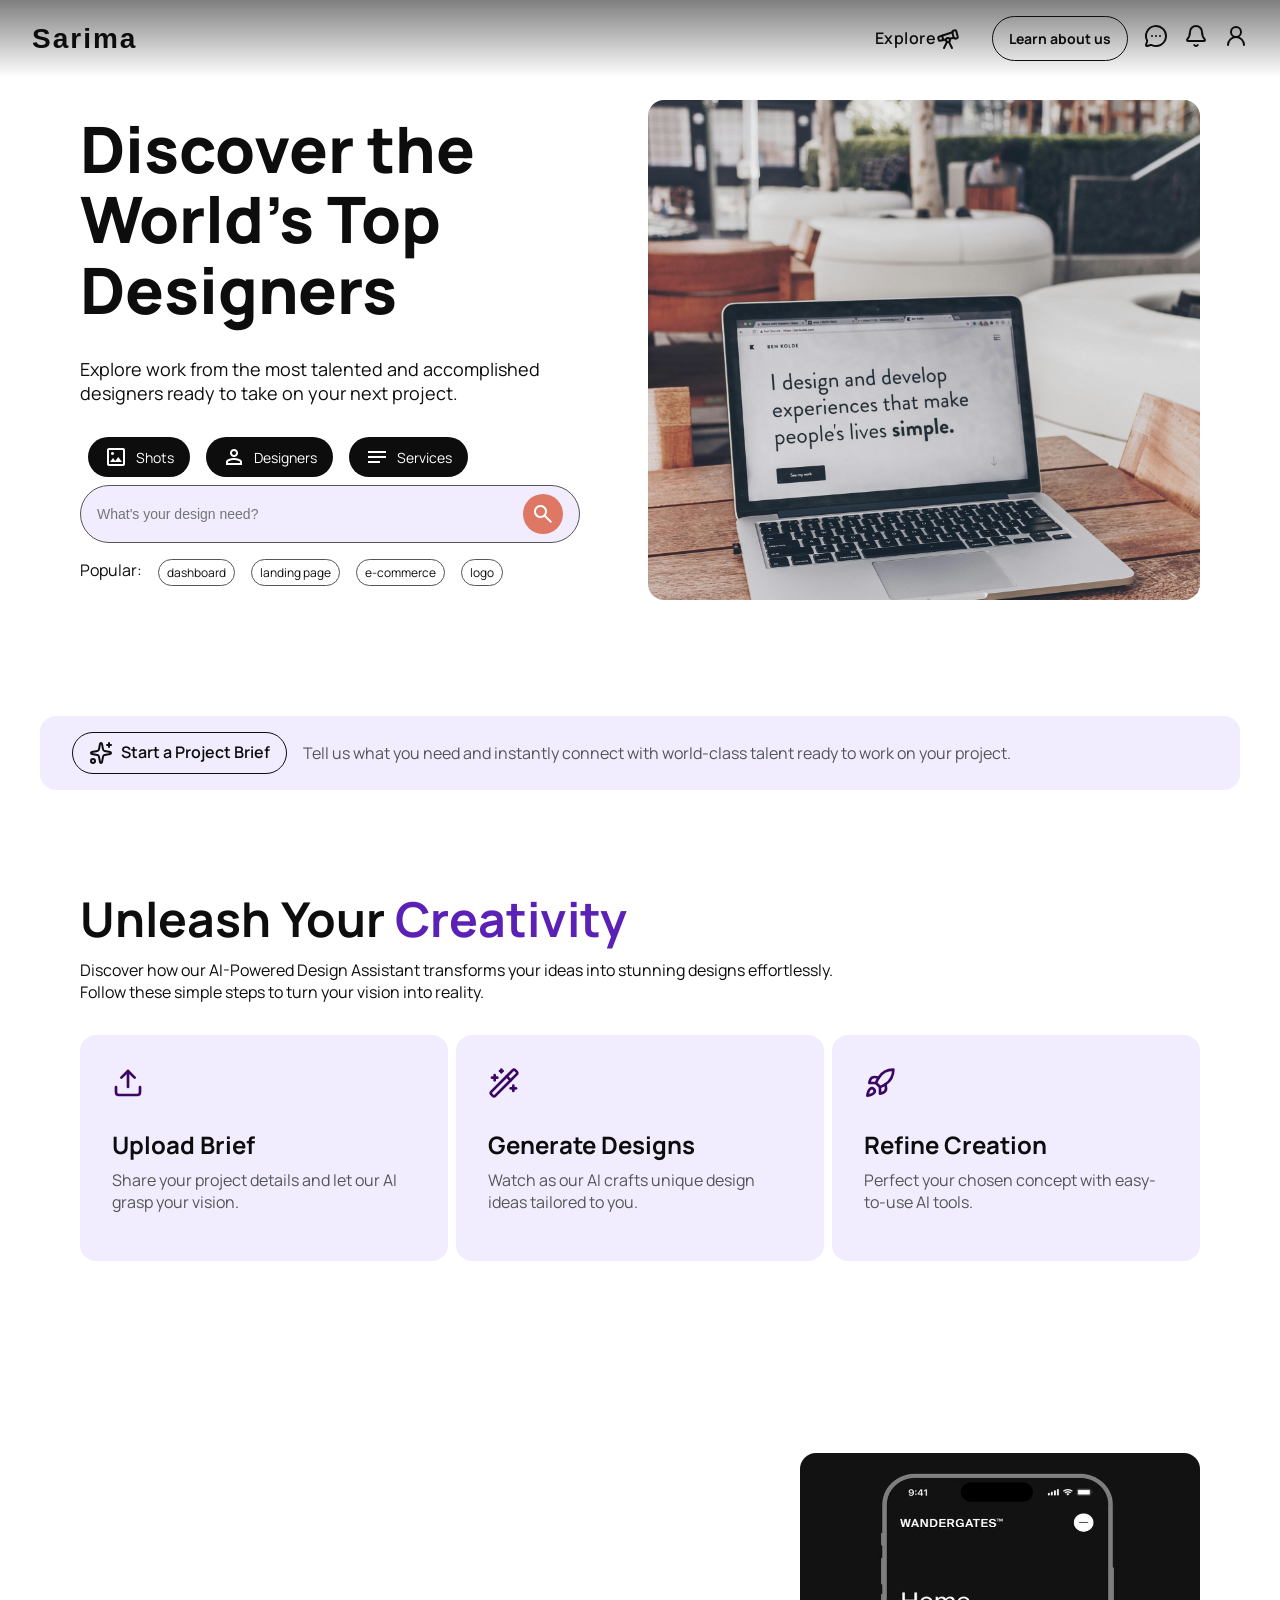
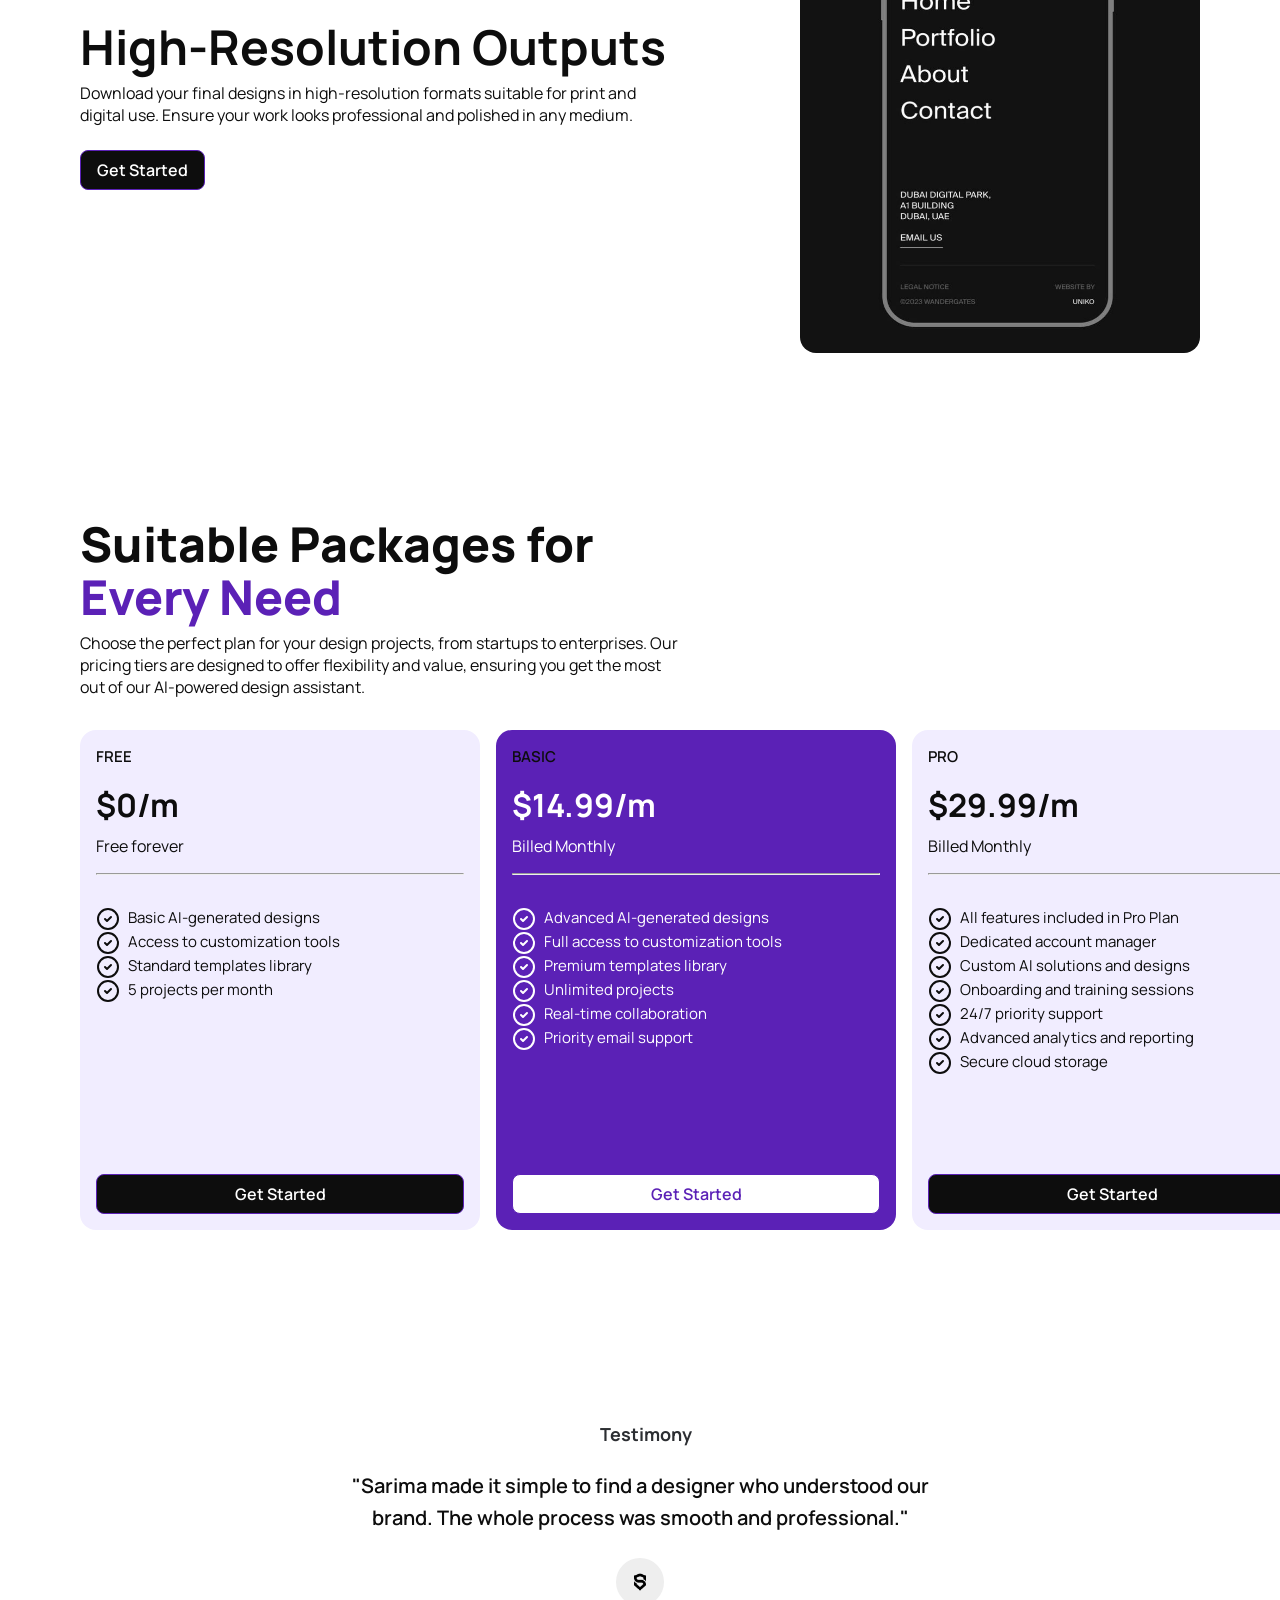
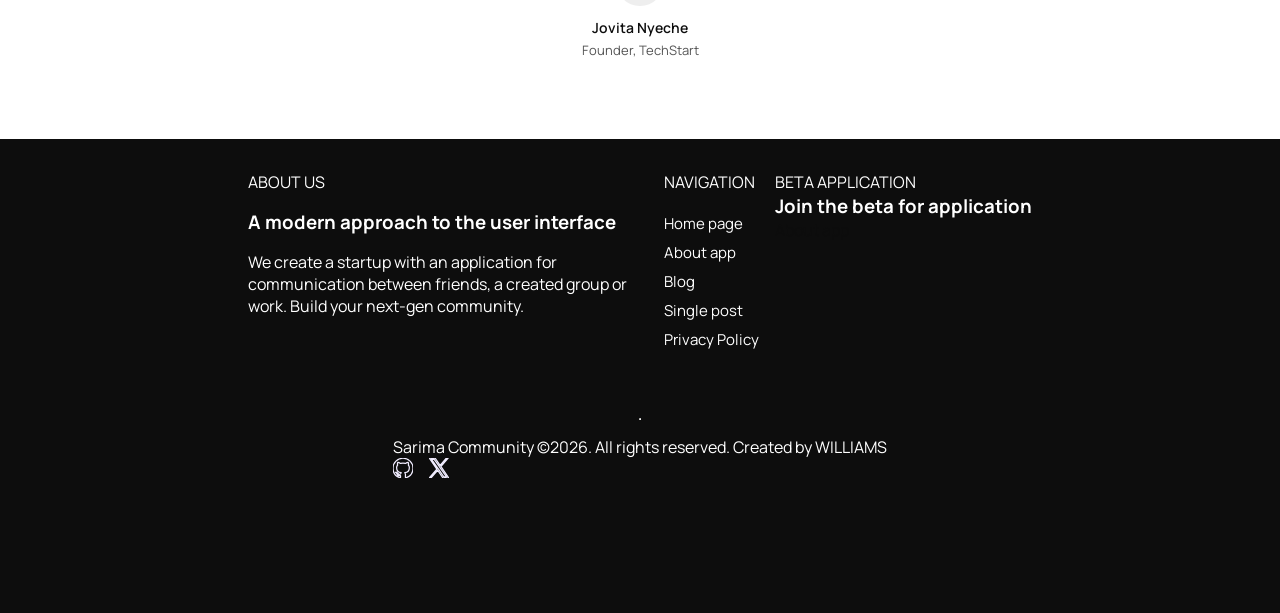
<file: index.html>
<!DOCTYPE html>
<html lang="en">
<head>
  <meta charset="UTF-8">
  <meta name="viewport" content="width=device-width, initial-scale=1.0">
  <link rel="stylesheet" href="styles.css">
  <link href="https://fonts.googleapis.com/css2?family=Manrope:wght@400;500;600;700;800&display=swap" rel="stylesheet">
  <link rel="stylesheet" href="https://fonts.googleapis.com/css2?family=Material+Symbols+Outlined:opsz,wght,FILL,GRAD@20..48,100..700,0..1,-50..200&" />
  <title>Sarima</title>
</head>
<body>

  <div class="navbar">
    <a class="logo" href="#">Sarima</a>
  <div class="nav-center">
    <div class="nav-left">
      <a href="explore.html">Explore<svg xmlns="http://www.w3.org/2000/svg" width="24" height="24" viewBox="0 0 24 24" fill="none" stroke="currentColor" stroke-width="2" stroke-linecap="round" stroke-linejoin="round" class="lucide lucide-telescope-icon lucide-telescope"><path d="m10.065 12.493-6.18 1.318a.934.934 0 0 1-1.108-.702l-.537-2.15a1.07 1.07 0 0 1 .691-1.265l13.504-4.44"/><path d="m13.56 11.747 4.332-.924"/><path d="m16 21-3.105-6.21"/><path d="M16.485 5.94a2 2 0 0 1 1.455-2.425l1.09-.272a1 1 0 0 1 1.212.727l1.515 6.06a1 1 0 0 1-.727 1.213l-1.09.272a2 2 0 0 1-2.425-1.455z"/><path d="m6.158 8.633 1.114 4.456"/><path d="m8 21 3.105-6.21"/><circle cx="12" cy="13" r="2"/></svg></a>
    </div>
    <div class="nav-right">
      <a href="about.html" class="startpro">Learn about us</a>
      <a href="#"><svg xmlns="http://www.w3.org/2000/svg" width="24" height="24" viewBox="0 0 24 24" fill="none" stroke="currentColor" stroke-width="2" stroke-linecap="round" stroke-linejoin="round" class="lucide lucide-message-circle-more-icon lucide-message-circle-more"><path d="M2.992 16.342a2 2 0 0 1 .094 1.167l-1.065 3.29a1 1 0 0 0 1.236 1.168l3.413-.998a2 2 0 0 1 1.099.092 10 10 0 1 0-4.777-4.719"/><path d="M8 12h.01"/><path d="M12 12h.01"/><path d="M16 12h.01"/></svg></a>
      <a href="#"><svg xmlns="http://www.w3.org/2000/svg" width="24" height="24" viewBox="0 0 24 24" fill="none" stroke="currentColor" stroke-width="2" stroke-linecap="round" stroke-linejoin="round" class="lucide lucide-bell-icon lucide-bell"><path d="M10.268 21a2 2 0 0 0 3.464 0"/><path d="M3.262 15.326A1 1 0 0 0 4 17h16a1 1 0 0 0 .74-1.673C19.41 13.956 18 12.499 18 8A6 6 0 0 0 6 8c0 4.499-1.411 5.956-2.738 7.326"/></svg></a>
      <a href="#"><svg xmlns="http://www.w3.org/2000/svg" width="24" height="24" viewBox="0 0 24 24" fill="none" stroke="currentColor" stroke-width="2" stroke-linecap="round" stroke-linejoin="round" class="lucide lucide-user-round-icon lucide-user-round"><circle cx="12" cy="8" r="5"/><path d="M20 21a8 8 0 0 0-16 0"/></svg></a>
      </div>
      </div>
      <button class="hamburger" aria-label="Menu">
    <span></span>
    <span></span>
  </button>
    </div>

  <div class="hero">
    <div class="hero-left">
      <h1>Discover the World's Top Designers</h1>
      <p>Explore work from the most talented and accomplished designers ready to take on your next project.</p>
      <div class="hbottom">
      <div class="tabs">
        <div class="bttt"><span class="material-symbols-outlined">
          imagesmode
        </span><a href="#">Shots</a></div>
        <div class="bttt"><span class="material-symbols-outlined">
          person
        </span><a href="#">Designers</a></div>
        <div class="bttt"><span class="material-symbols-outlined">
          notes
        </span><a href="#">Services</a></div>
      </div>

      <div class="search-bar">
        <input type="text" placeholder="What's your design need?">
        <span class="material-symbols-outlined">
         search
         </span>
      </div>

      <div class="popular">
        <span>Popular:</span>
        <a href="#">dashboard</a>
        <a href="#">landing page</a>
        <a href="#">e-commerce</a>
        <a href="#">logo</a>
      </div>
      </div>
    </div>

    <div class="phone-mockup">
    </div>

  </div>

  <div class="footer-banner">
    <a href="#"><svg xmlns="http://www.w3.org/2000/svg" width="24" height="24" viewBox="0 0 24 24" fill="none" stroke="currentColor" stroke-width="2" stroke-linecap="round" stroke-linejoin="round" class="lucide lucide-sparkles-icon lucide-sparkles"><path d="M11.017 2.814a1 1 0 0 1 1.966 0l1.051 5.558a2 2 0 0 0 1.594 1.594l5.558 1.051a1 1 0 0 1 0 1.966l-5.558 1.051a2 2 0 0 0-1.594 1.594l-1.051 5.558a1 1 0 0 1-1.966 0l-1.051-5.558a2 2 0 0 0-1.594-1.594l-5.558-1.051a1 1 0 0 1 0-1.966l5.558-1.051a2 2 0 0 0 1.594-1.594z"/><path d="M20 2v4"/><path d="M22 4h-4"/><circle cx="4" cy="20" r="2"/></svg>Start a Project Brief</a>
    <span>Tell us what you need and instantly connect with world-class talent ready to work on your project.</span>
  </div>
  <section>
  <div class="steps-header">
    <h2>Unleash Your <span>Creativity</span></h2>
    <p>Discover how our AI-Powered Design Assistant transforms your ideas into stunning designs effortlessly. Follow these simple steps to turn your vision into reality.</p>
  </div>

  <div class="steps">

    <div class="step">
      <div>
        <svg xmlns="http://www.w3.org/2000/svg" width="24" height="24" viewBox="0 0 24 24" fill="none" stroke="currentColor" stroke-width="2" stroke-linecap="round" stroke-linejoin="round" class="lucide lucide-upload-icon lucide-upload"><path d="M12 3v12"/><path d="m17 8-5-5-5 5"/><path d="M21 15v4a2 2 0 0 1-2 2H5a2 2 0 0 1-2-2v-4"/></svg>
      </div>
      <h3>Upload Brief</h3>
      <p>Share your project details and let our AI grasp your vision.</p>
    </div>

    <div class="step">
      <div>
        <svg xmlns="http://www.w3.org/2000/svg" width="24" height="24" viewBox="0 0 24 24" fill="none" stroke="currentColor" stroke-width="2" stroke-linecap="round" stroke-linejoin="round" class="lucide lucide-wand-sparkles-icon lucide-wand-sparkles"><path d="m21.64 3.64-1.28-1.28a1.21 1.21 0 0 0-1.72 0L2.36 18.64a1.21 1.21 0 0 0 0 1.72l1.28 1.28a1.2 1.2 0 0 0 1.72 0L21.64 5.36a1.2 1.2 0 0 0 0-1.72"/><path d="m14 7 3 3"/><path d="M5 6v4"/><path d="M19 14v4"/><path d="M10 2v2"/><path d="M7 8H3"/><path d="M21 16h-4"/><path d="M11 3H9"/></svg>
      </div>
      <h3>Generate Designs</h3>
      <p>Watch as our AI crafts unique design ideas tailored to you.</p>
    </div>

    <div class="step">
      <div>
        <svg xmlns="http://www.w3.org/2000/svg" width="24" height="24" viewBox="0 0 24 24" fill="none" stroke="currentColor" stroke-width="2" stroke-linecap="round" stroke-linejoin="round" class="lucide lucide-rocket-icon lucide-rocket"><path d="M12 15v5s3.03-.55 4-2c1.08-1.62 0-5 0-5"/><path d="M4.5 16.5c-1.5 1.26-2 5-2 5s3.74-.5 5-2c.71-.84.7-2.13-.09-2.91a2.18 2.18 0 0 0-2.91-.09"/><path d="M9 12a22 22 0 0 1 2-3.95A12.88 12.88 0 0 1 22 2c0 2.72-.78 7.5-6 11a22.4 22.4 0 0 1-4 2z"/><path d="M9 12H4s.55-3.03 2-4c1.62-1.08 5 .05 5 .05"/></svg>
      </div>
      <h3>Refine Creation</h3>
      <p>Perfect your chosen concept with easy-to-use AI tools.</p>
    </div>

  </div>
</section>
<section class="features">

  <div class="features-text">
    <h2>High-Resolution Outputs</h2>
    <p>Download your final designs in high-resolution formats suitable for print and digital use. Ensure your work looks professional and polished in any medium.</p>
    <a href="#">Get Started</a>
  </div>

  <div class="features-image">
    <img src="images/download (2).jfif" alt="High resolution output dashboard">
  </div>

</section>
<section>
  <div class="pricing-header">
    <h2>Suitable Packages for <span>Every Need</span></h2>
    <p>Choose the perfect plan for your design projects, from startups to enterprises. Our pricing tiers are designed to offer flexibility and value, ensuring you get the most out of our AI-powered design assistant.</p>
  </div>

  <div class="pricing-cards">

    <div class="card">
      <p class="plan">FREE</p>
      <h3>$0/m</h3>
      <p>Free forever</p>
      <hr>
      <ul>
        <li><svg xmlns="http://www.w3.org/2000/svg" width="24" height="24" viewBox="0 0 24 24" fill="none" stroke="currentColor" stroke-width="2" stroke-linecap="round" stroke-linejoin="round" class="lucide lucide-circle-check-icon lucide-circle-check"><circle cx="12" cy="12" r="10"/><path d="m9 12 2 2 4-4"/></svg>Basic AI-generated designs</li>
        <li><svg xmlns="http://www.w3.org/2000/svg" width="24" height="24" viewBox="0 0 24 24" fill="none" stroke="currentColor" stroke-width="2" stroke-linecap="round" stroke-linejoin="round" class="lucide lucide-circle-check-icon lucide-circle-check"><circle cx="12" cy="12" r="10"/><path d="m9 12 2 2 4-4"/></svg>Access to customization tools</li>
        <li><svg xmlns="http://www.w3.org/2000/svg" width="24" height="24" viewBox="0 0 24 24" fill="none" stroke="currentColor" stroke-width="2" stroke-linecap="round" stroke-linejoin="round" class="lucide lucide-circle-check-icon lucide-circle-check"><circle cx="12" cy="12" r="10"/><path d="m9 12 2 2 4-4"/></svg>Standard templates library</li>
        <li><svg xmlns="http://www.w3.org/2000/svg" width="24" height="24" viewBox="0 0 24 24" fill="none" stroke="currentColor" stroke-width="2" stroke-linecap="round" stroke-linejoin="round" class="lucide lucide-circle-check-icon lucide-circle-check"><circle cx="12" cy="12" r="10"/><path d="m9 12 2 2 4-4"/></svg>5 projects per month</li>
      </ul>
      <a href="#">Get Started</a>
    </div>

    <div class="card-featured">
      <p class="plan">BASIC</p>
      <h3>$14.99/m</h3>
      <p>Billed Monthly</p>
      <hr>
      <ul>
        <li><svg xmlns="http://www.w3.org/2000/svg" width="24" height="24" viewBox="0 0 24 24" fill="none" stroke="currentColor" stroke-width="2" stroke-linecap="round" stroke-linejoin="round" class="lucide lucide-circle-check-icon lucide-circle-check"><circle cx="12" cy="12" r="10"/><path d="m9 12 2 2 4-4"/></svg>Advanced AI-generated designs</li>
        <li><svg xmlns="http://www.w3.org/2000/svg" width="24" height="24" viewBox="0 0 24 24" fill="none" stroke="currentColor" stroke-width="2" stroke-linecap="round" stroke-linejoin="round" class="lucide lucide-circle-check-icon lucide-circle-check"><circle cx="12" cy="12" r="10"/><path d="m9 12 2 2 4-4"/></svg>Full access to customization tools</li>
        <li><svg xmlns="http://www.w3.org/2000/svg" width="24" height="24" viewBox="0 0 24 24" fill="none" stroke="currentColor" stroke-width="2" stroke-linecap="round" stroke-linejoin="round" class="lucide lucide-circle-check-icon lucide-circle-check"><circle cx="12" cy="12" r="10"/><path d="m9 12 2 2 4-4"/></svg>Premium templates library</li>
        <li><svg xmlns="http://www.w3.org/2000/svg" width="24" height="24" viewBox="0 0 24 24" fill="none" stroke="currentColor" stroke-width="2" stroke-linecap="round" stroke-linejoin="round" class="lucide lucide-circle-check-icon lucide-circle-check"><circle cx="12" cy="12" r="10"/><path d="m9 12 2 2 4-4"/></svg>Unlimited projects</li>
        <li><svg xmlns="http://www.w3.org/2000/svg" width="24" height="24" viewBox="0 0 24 24" fill="none" stroke="currentColor" stroke-width="2" stroke-linecap="round" stroke-linejoin="round" class="lucide lucide-circle-check-icon lucide-circle-check"><circle cx="12" cy="12" r="10"/><path d="m9 12 2 2 4-4"/></svg>Real-time collaboration</li>
        <li><svg xmlns="http://www.w3.org/2000/svg" width="24" height="24" viewBox="0 0 24 24" fill="none" stroke="currentColor" stroke-width="2" stroke-linecap="round" stroke-linejoin="round" class="lucide lucide-circle-check-icon lucide-circle-check"><circle cx="12" cy="12" r="10"/><path d="m9 12 2 2 4-4"/></svg>Priority email support</li>
      </ul>
      <a href="#">Get Started</a>
    </div>

    <div class="card">
      <p class="plan">PRO</p>
      <h3>$29.99/m</h3>
      <p>Billed Monthly</p>
      <hr>
      <ul>
        <li><svg xmlns="http://www.w3.org/2000/svg" width="24" height="24" viewBox="0 0 24 24" fill="none" stroke="currentColor" stroke-width="2" stroke-linecap="round" stroke-linejoin="round" class="lucide lucide-circle-check-icon lucide-circle-check"><circle cx="12" cy="12" r="10"/><path d="m9 12 2 2 4-4"/></svg>All features included in Pro Plan</li>
        <li><svg xmlns="http://www.w3.org/2000/svg" width="24" height="24" viewBox="0 0 24 24" fill="none" stroke="currentColor" stroke-width="2" stroke-linecap="round" stroke-linejoin="round" class="lucide lucide-circle-check-icon lucide-circle-check"><circle cx="12" cy="12" r="10"/><path d="m9 12 2 2 4-4"/></svg>Dedicated account manager</li>
        <li><svg xmlns="http://www.w3.org/2000/svg" width="24" height="24" viewBox="0 0 24 24" fill="none" stroke="currentColor" stroke-width="2" stroke-linecap="round" stroke-linejoin="round" class="lucide lucide-circle-check-icon lucide-circle-check"><circle cx="12" cy="12" r="10"/><path d="m9 12 2 2 4-4"/></svg>Custom AI solutions and designs</li>
        <li><svg xmlns="http://www.w3.org/2000/svg" width="24" height="24" viewBox="0 0 24 24" fill="none" stroke="currentColor" stroke-width="2" stroke-linecap="round" stroke-linejoin="round" class="lucide lucide-circle-check-icon lucide-circle-check"><circle cx="12" cy="12" r="10"/><path d="m9 12 2 2 4-4"/></svg>Onboarding and training sessions</li>
        <li><svg xmlns="http://www.w3.org/2000/svg" width="24" height="24" viewBox="0 0 24 24" fill="none" stroke="currentColor" stroke-width="2" stroke-linecap="round" stroke-linejoin="round" class="lucide lucide-circle-check-icon lucide-circle-check"><circle cx="12" cy="12" r="10"/><path d="m9 12 2 2 4-4"/></svg>24/7 priority support</li>
        <li><svg xmlns="http://www.w3.org/2000/svg" width="24" height="24" viewBox="0 0 24 24" fill="none" stroke="currentColor" stroke-width="2" stroke-linecap="round" stroke-linejoin="round" class="lucide lucide-circle-check-icon lucide-circle-check"><circle cx="12" cy="12" r="10"/><path d="m9 12 2 2 4-4"/></svg>Advanced analytics and reporting</li>
        <li><svg xmlns="http://www.w3.org/2000/svg" width="24" height="24" viewBox="0 0 24 24" fill="none" stroke="currentColor" stroke-width="2" stroke-linecap="round" stroke-linejoin="round" class="lucide lucide-circle-check-icon lucide-circle-check"><circle cx="12" cy="12" r="10"/><path d="m9 12 2 2 4-4"/></svg>Secure cloud storage</li>
      </ul>
      <a href="#">Get Started</a>
    </div>

  </div>
</section>
<section class="testimonial">
  <div class="testimonial-card">
    <div class="company-logo">
      <p>Testimony</p>
    </div>
    <p class="testimonial-text">"Sarima made it simple to find a designer who understood our brand. The whole process was smooth and professional."</p>
    <div class="testimonial-author">
      <div class="author-avatar">
        <img src="images/Sarimalogo.jfif" alt="Marcus Chen">
      </div>
      <p class="author-name">Jovita Nyeche</p>
      <p class="author-title">Founder, TechStart</p>
    </div>
  </div>
</section>
<footer>
  <div class="foot">
  <div class="footer-content">

    <div class="footer-about">
      <p class="footer-label">ABOUT US</p>
      <h3>A modern approach to the user interface</h3>
      <p>We create a startup with an application for communication between friends, a created group or work. Build your next-gen community.</p>
    </div>

    <div class="footer-nav">
      <p class="footer-label">NAVIGATION</p>
      <ul>
        <li><a href="#">Home page</a></li>
        <li><a href="#">About app</a></li>
        <li><a href="#">Blog</a></li>
        <li><a href="#">Single post</a></li>
        <li><a href="#">Privacy Policy</a></li>
      </ul>
    </div>

    <div class="footer-beta">
      <p class="footer-label">BETA APPLICATION</p>
      <h3>Join the beta for application</h3>
      <a href="#">About app</a>
    </div>
  </div>

  <hr>

  <div class="footer-bottom">
    <p>Sarima Community ©2026. All rights reserved. Created by WILLIAMS</p>
    <div class="footer-icons">
      <a href="https://github.com/williamsadele">
        <svg role="img" viewBox="0 0 24 24" xmlns="http://www.w3.org/2000/svg" width="20" height="20" viewBox="0 0 24 24" fill="none" stroke="currentColor" stroke-width="1.5" stroke-linecap="round" stroke-linejoin="round"><title>GitHub</title><path d="M12 .297c-6.63 0-12 5.373-12 12 0 5.303 3.438 9.8 8.205 11.385.6.113.82-.258.82-.577 0-.285-.01-1.04-.015-2.04-3.338.724-4.042-1.61-4.042-1.61C4.422 18.07 3.633 17.7 3.633 17.7c-1.087-.744.084-.729.084-.729 1.205.084 1.838 1.236 1.838 1.236 1.07 1.835 2.809 1.305 3.495.998.108-.776.417-1.305.76-1.605-2.665-.3-5.466-1.332-5.466-5.93 0-1.31.465-2.38 1.235-3.22-.135-.303-.54-1.523.105-3.176 0 0 1.005-.322 3.3 1.23.96-.267 1.98-.399 3-.405 1.02.006 2.04.138 3 .405 2.28-1.552 3.285-1.23 3.285-1.23.645 1.653.24 2.873.12 3.176.765.84 1.23 1.91 1.23 3.22 0 4.61-2.805 5.625-5.475 5.92.42.36.81 1.096.81 2.22 0 1.606-.015 2.896-.015 3.286 0 .315.21.69.825.57C20.565 22.092 24 17.592 24 12.297c0-6.627-5.373-12-12-12"/></svg>
      </a>
      <a href="https://x.com/WilliamsAd93465">
        <svg>"><svg role="img" viewBox="0 0 24 24" xmlns="http://www.w3.org/2000/svg" width="20" height="20" viewBox="0 0 24 24" fill="none" stroke="currentColor" stroke-width="1.5" stroke-linecap="round" stroke-linejoin="round"><title>X</title><path d="M14.234 10.162 22.977 0h-2.072l-7.591 8.824L7.251 0H.258l9.168 13.343L.258 24H2.33l8.016-9.318L16.749 24h6.993zm-2.837 3.299-.929-1.329L3.076 1.56h3.182l5.965 8.532.929 1.329 7.754 11.09h-3.182z"/></svg></svg>
      </a>
    </div>
  </div>
  </div>
</footer>
<script src="script.js"></script>
</body>
</html>
</file>
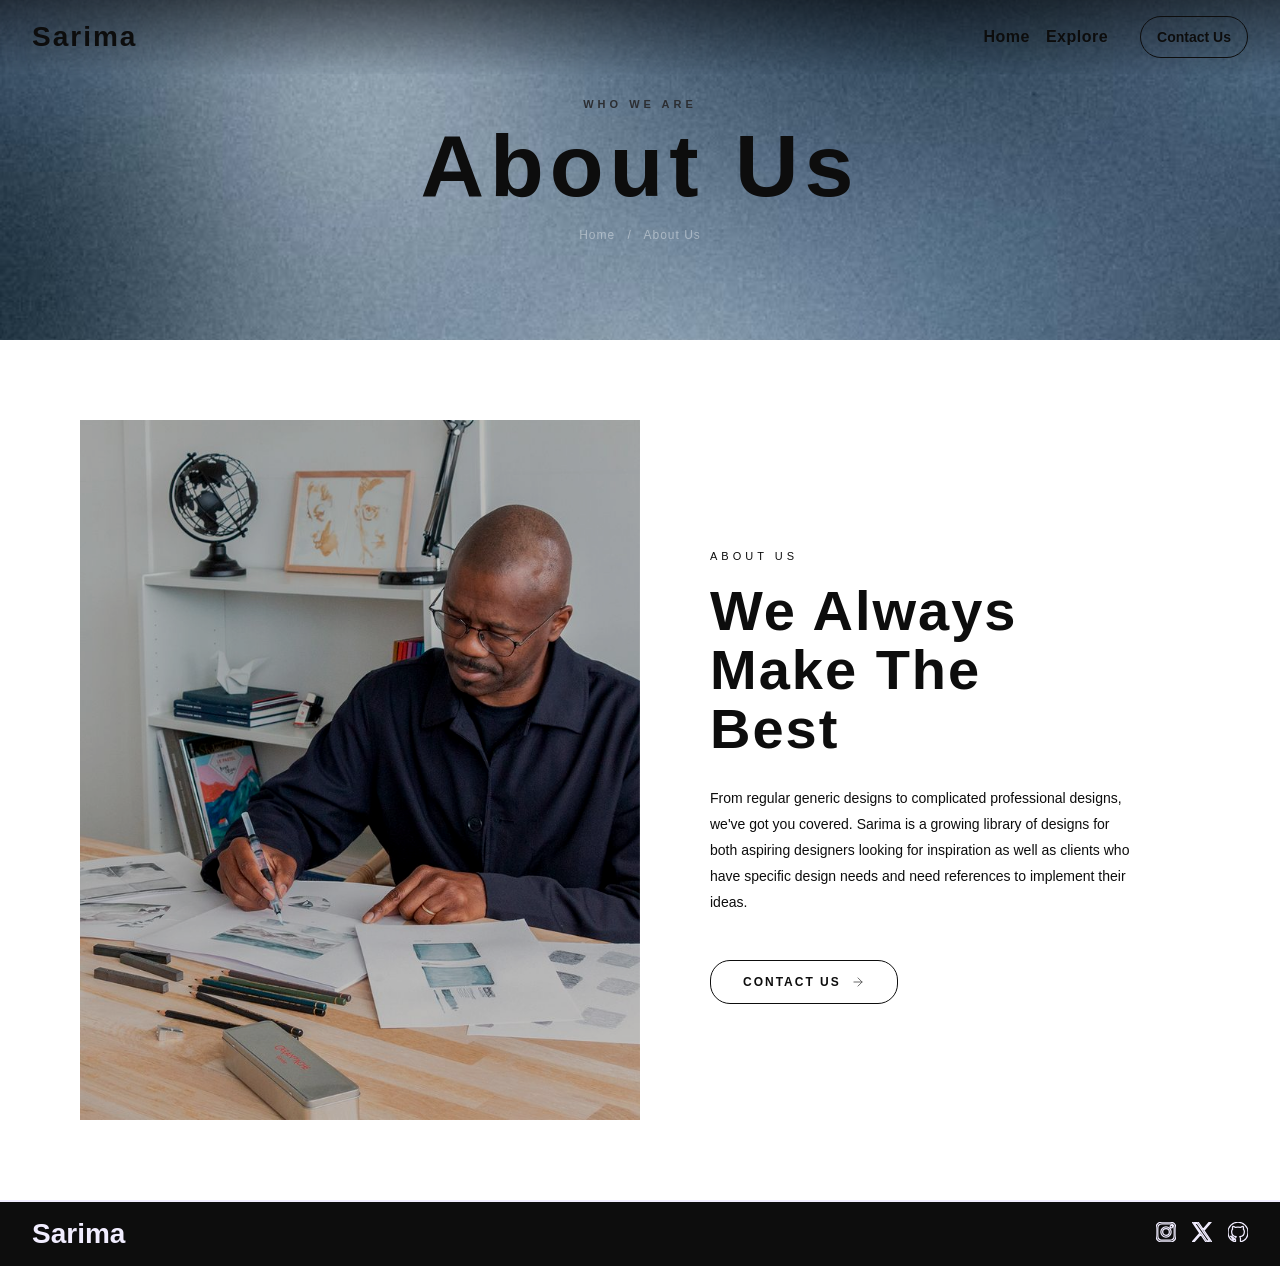
<file: about.html>
<!DOCTYPE html>
<html lang="en">
<head>
  <meta charset="UTF-8" />
  <meta name="viewport" content="width=device-width, initial-scale=1.0"/>
  <title>About Us – Sarima</title>
  <link href="https://fonts.googleapis.com/css2?family=Bebas+Neue&family=DM+Sans:wght@300;400;500&display=swap" rel="stylesheet"/>
  <link rel="stylesheet" href="styles.css"/>
</head>
<body>

  <nav class="navbarabt">
    <a href="#" class="logo">Sarima</a>

    <div class="nav-links">
      <div class="nav-mid">
      <a href="index.html">Home</a>
      <a href="explore.html">Explore</a>
      </div>
      <a href="contact.html" class="nav-cta">Contact Us</a>
    </div>
  </nav>

  <section class="hero-banner">
    <p class="hero-eyebrow">Who we are</p>
    <h1 class="hero-title">About Us</h1>
    <p class="breadcrumb">
      <a href="index.html">Home</a>
      <span>/</span>
      About Us
    </p>
  </section>

  <section class="about-section">

    <div class="about-image">
      <img
        src="images/aboutimg.jfif"
        alt="Artist at work"/>
    </div>

    <div class="about-content">
      <p class="about-label">About Us</p>
      <h2 class="about-heading">We Always Make The Best</h2>
      <p class="about-body">
        From regular generic designs to complicated professional designs, we've got you covered.
        Sarima is a growing library of designs for both aspiring designers looking for inspiration
        as well as clients who have specific design needs and need references to implement their ideas.
      </p>
      <a href="contact.html" class="btn">
        Contact Us
        <svg viewBox="0 0 24 24" width="14" height="14" fill="none" stroke="currentColor" stroke-width="1.5" stroke-linecap="round" stroke-linejoin="round">
          <path d="M5 12h14M12 5l7 7-7 7"/>
        </svg>
      </a>
    </div>

  </section>
  <footer class="foot-explore">
     <a class="logo-footer" href="#">Sarima</a>
    <div class="footer-icons">
      <a href="https://www.instagram.com/will.i.amsadele?igsh=MWt1aGpzcmQxZXB5eA=="><svg role="img" viewBox="0 0 24 24" xmlns="http://www.w3.org/2000/svg" width="20" height="20" viewBox="0 0 24 24" fill="none" stroke="currentColor" stroke-width="1.5" stroke-linecap="round" stroke-linejoin="round"><title>Instagram</title><path d="M7.0301.084c-1.2768.0602-2.1487.264-2.911.5634-.7888.3075-1.4575.72-2.1228 1.3877-.6652.6677-1.075 1.3368-1.3802 2.127-.2954.7638-.4956 1.6365-.552 2.914-.0564 1.2775-.0689 1.6882-.0626 4.947.0062 3.2586.0206 3.6671.0825 4.9473.061 1.2765.264 2.1482.5635 2.9107.308.7889.72 1.4573 1.388 2.1228.6679.6655 1.3365 1.0743 2.1285 1.38.7632.295 1.6361.4961 2.9134.552 1.2773.056 1.6884.069 4.9462.0627 3.2578-.0062 3.668-.0207 4.9478-.0814 1.28-.0607 2.147-.2652 2.9098-.5633.7889-.3086 1.4578-.72 2.1228-1.3881.665-.6682 1.0745-1.3378 1.3795-2.1284.2957-.7632.4966-1.636.552-2.9124.056-1.2809.0692-1.6898.063-4.948-.0063-3.2583-.021-3.6668-.0817-4.9465-.0607-1.2797-.264-2.1487-.5633-2.9117-.3084-.7889-.72-1.4568-1.3876-2.1228C21.2982 1.33 20.628.9208 19.8378.6165 19.074.321 18.2017.1197 16.9244.0645 15.6471.0093 15.236-.005 11.977.0014 8.718.0076 8.31.0215 7.0301.0839m.1402 21.6932c-1.17-.0509-1.8053-.2453-2.2287-.408-.5606-.216-.96-.4771-1.3819-.895-.422-.4178-.6811-.8186-.9-1.378-.1644-.4234-.3624-1.058-.4171-2.228-.0595-1.2645-.072-1.6442-.079-4.848-.007-3.2037.0053-3.583.0607-4.848.05-1.169.2456-1.805.408-2.2282.216-.5613.4762-.96.895-1.3816.4188-.4217.8184-.6814 1.3783-.9003.423-.1651 1.0575-.3614 2.227-.4171 1.2655-.06 1.6447-.072 4.848-.079 3.2033-.007 3.5835.005 4.8495.0608 1.169.0508 1.8053.2445 2.228.408.5608.216.96.4754 1.3816.895.4217.4194.6816.8176.9005 1.3787.1653.4217.3617 1.056.4169 2.2263.0602 1.2655.0739 1.645.0796 4.848.0058 3.203-.0055 3.5834-.061 4.848-.051 1.17-.245 1.8055-.408 2.2294-.216.5604-.4763.96-.8954 1.3814-.419.4215-.8181.6811-1.3783.9-.4224.1649-1.0577.3617-2.2262.4174-1.2656.0595-1.6448.072-4.8493.079-3.2045.007-3.5825-.006-4.848-.0608M16.953 5.5864A1.44 1.44 0 1 0 18.39 4.144a1.44 1.44 0 0 0-1.437 1.4424M5.8385 12.012c.0067 3.4032 2.7706 6.1557 6.173 6.1493 3.4026-.0065 6.157-2.7701 6.1506-6.1733-.0065-3.4032-2.771-6.1565-6.174-6.1498-3.403.0067-6.156 2.771-6.1496 6.1738M8 12.0077a4 4 0 1 1 4.008 3.9921A3.9996 3.9996 0 0 1 8 12.0077"/></svg></a>
      <a href="https://x.com/WilliamsAdele_"><svg role="img" viewBox="0 0 24 24" xmlns="http://www.w3.org/2000/svg" width="20" height="20" viewBox="0 0 24 24" fill="none" stroke="currentColor" stroke-width="1.5" stroke-linecap="round" stroke-linejoin="round"><title>X</title><path d="M14.234 10.162 22.977 0h-2.072l-7.591 8.824L7.251 0H.258l9.168 13.343L.258 24H2.33l8.016-9.318L16.749 24h6.993zm-2.837 3.299-.929-1.329L3.076 1.56h3.182l5.965 8.532.929 1.329 7.754 11.09h-3.182z"/></svg></a>
      <a href="https://github.com/williamsadele"><svg role="img" viewBox="0 0 24 24" xmlns="http://www.w3.org/2000/svg" width="20" height="20" viewBox="0 0 24 24" fill="none" stroke="currentColor" stroke-width="1.5" stroke-linecap="round" stroke-linejoin="round"><title>GitHub</title><path d="M12 .297c-6.63 0-12 5.373-12 12 0 5.303 3.438 9.8 8.205 11.385.6.113.82-.258.82-.577 0-.285-.01-1.04-.015-2.04-3.338.724-4.042-1.61-4.042-1.61C4.422 18.07 3.633 17.7 3.633 17.7c-1.087-.744.084-.729.084-.729 1.205.084 1.838 1.236 1.838 1.236 1.07 1.835 2.809 1.305 3.495.998.108-.776.417-1.305.76-1.605-2.665-.3-5.466-1.332-5.466-5.93 0-1.31.465-2.38 1.235-3.22-.135-.303-.54-1.523.105-3.176 0 0 1.005-.322 3.3 1.23.96-.267 1.98-.399 3-.405 1.02.006 2.04.138 3 .405 2.28-1.552 3.285-1.23 3.285-1.23.645 1.653.24 2.873.12 3.176.765.84 1.23 1.91 1.23 3.22 0 4.61-2.805 5.625-5.475 5.92.42.36.81 1.096.81 2.22 0 1.606-.015 2.896-.015 3.286 0 .315.21.69.825.57C20.565 22.092 24 17.592 24 12.297c0-6.627-5.373-12-12-12"/></svg></a>
    </div>
  </footer>

</body>
</html>
</file>
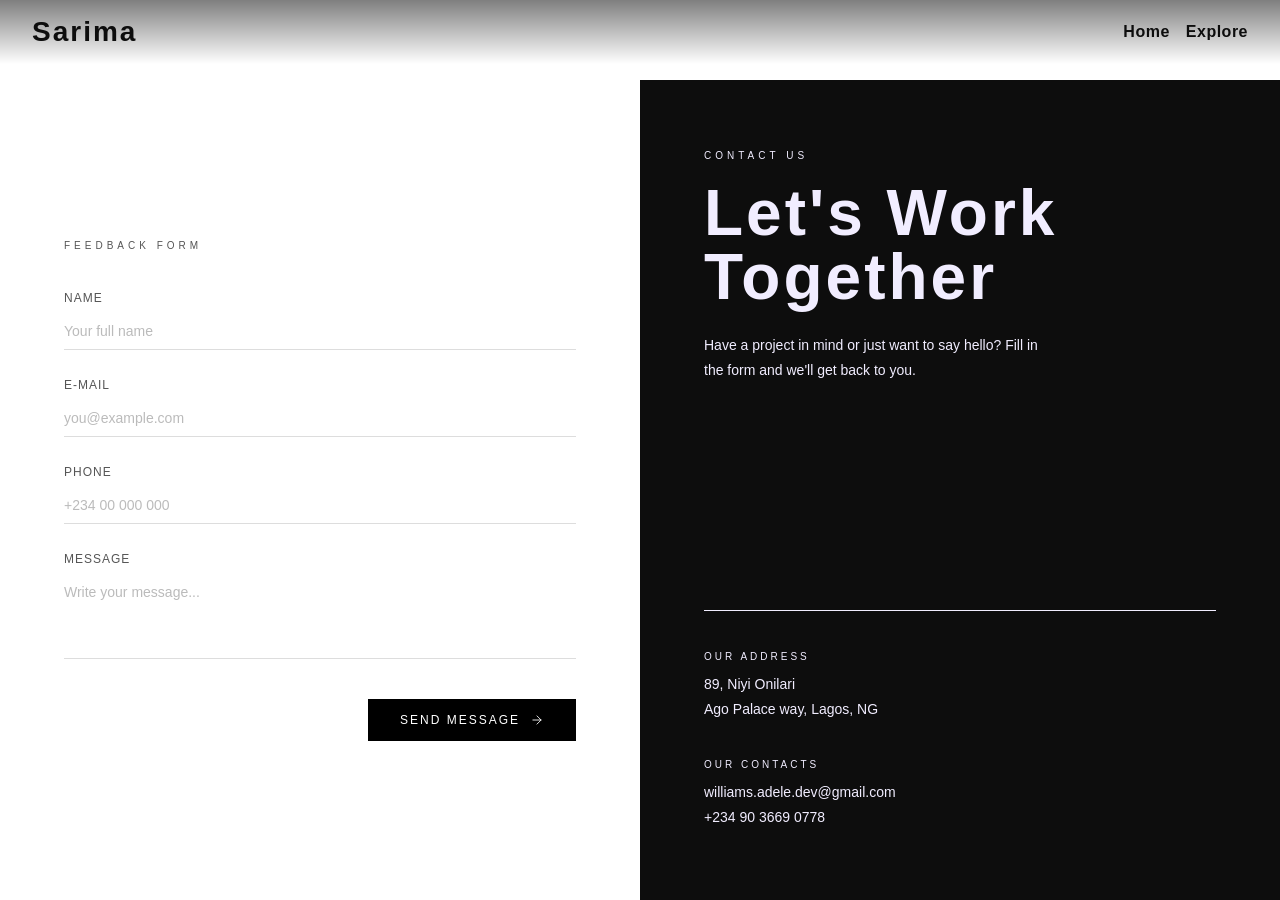
<file: contact.html>
<!DOCTYPE html>
<html lang="en">
<head>
  <meta charset="UTF-8" />
  <meta name="viewport" content="width=device-width, initial-scale=1.0"/>
  <title>Contact Us – Sarima</title>
  <link href="https://fonts.googleapis.com/css2?family=Bebas+Neue&family=DM+Sans:wght@300;400;500&display=swap" rel="stylesheet"/>
  <link rel="stylesheet" href="styles.css"/>
</head>
<body>
  <nav class="navbarabt">
    <a href="#" class="logo">Sarima</a>

    <div class="nav-links">
      <div class="nav-mid">
      <a href="index.html">Home</a>
      <a href="explore.html">Explore</a>
      </div>
  
    </div>
  </nav>
  <main class="contact-wrapper">

    <div class="form-side">
      <p class="form-label">Feedback Form</p>

      <div class="field-group">
        <label for="name">Name</label>
        <input type="text" id="name" placeholder="Your full name" />
      </div>

      <div class="field-group">
        <label for="email">E-mail</label>
        <input type="email" id="email" placeholder="you@example.com" />
      </div>

      <div class="field-group">
        <label for="phone">Phone</label>
        <input type="tel" id="phone" placeholder="+234 00 000 000" />
      </div>

      <div class="field-group">
        <label for="message">Message</label>
        <textarea id="message" rows="4" placeholder="Write your message..."></textarea>
      </div>

      <div class="form-actions">
        <button class="btn-send">
          Send Message
          <svg viewBox="0 0 24 24" fill="none" stroke="currentColor" stroke-width="1.5" stroke-linecap="round" stroke-linejoin="round">
            <path d="M5 12h14M12 5l7 7-7 7"/>
          </svg>
        </button>
      </div>
    </div>
    <div class="info-side">

      <div class="info-block">
        <p class="info-eyebrow">Contact Us</p>
        <h1 class="info-heading">Let's Work<br>Together</h1>
        <p class="info-sub">Have a project in mind or just want to say hello? Fill in the form and we'll get back to you.</p>
      </div>

      <div class="info-details">

        <div class="info-item">
          <p class="info-item-label">Our Address</p>
          <p class="info-item-value">89, Niyi Onilari<br>Ago Palace way, Lagos, NG</p>
        </div>

        <div class="info-item">
          <p class="info-item-label">Our Contacts</p>
          <p class="info-item-value">williams.adele.dev@gmail.com<br>+234 90 3669 0778</p>
        </div>
      </div>
    </div>
  </main>
</body>
</html>
</file>
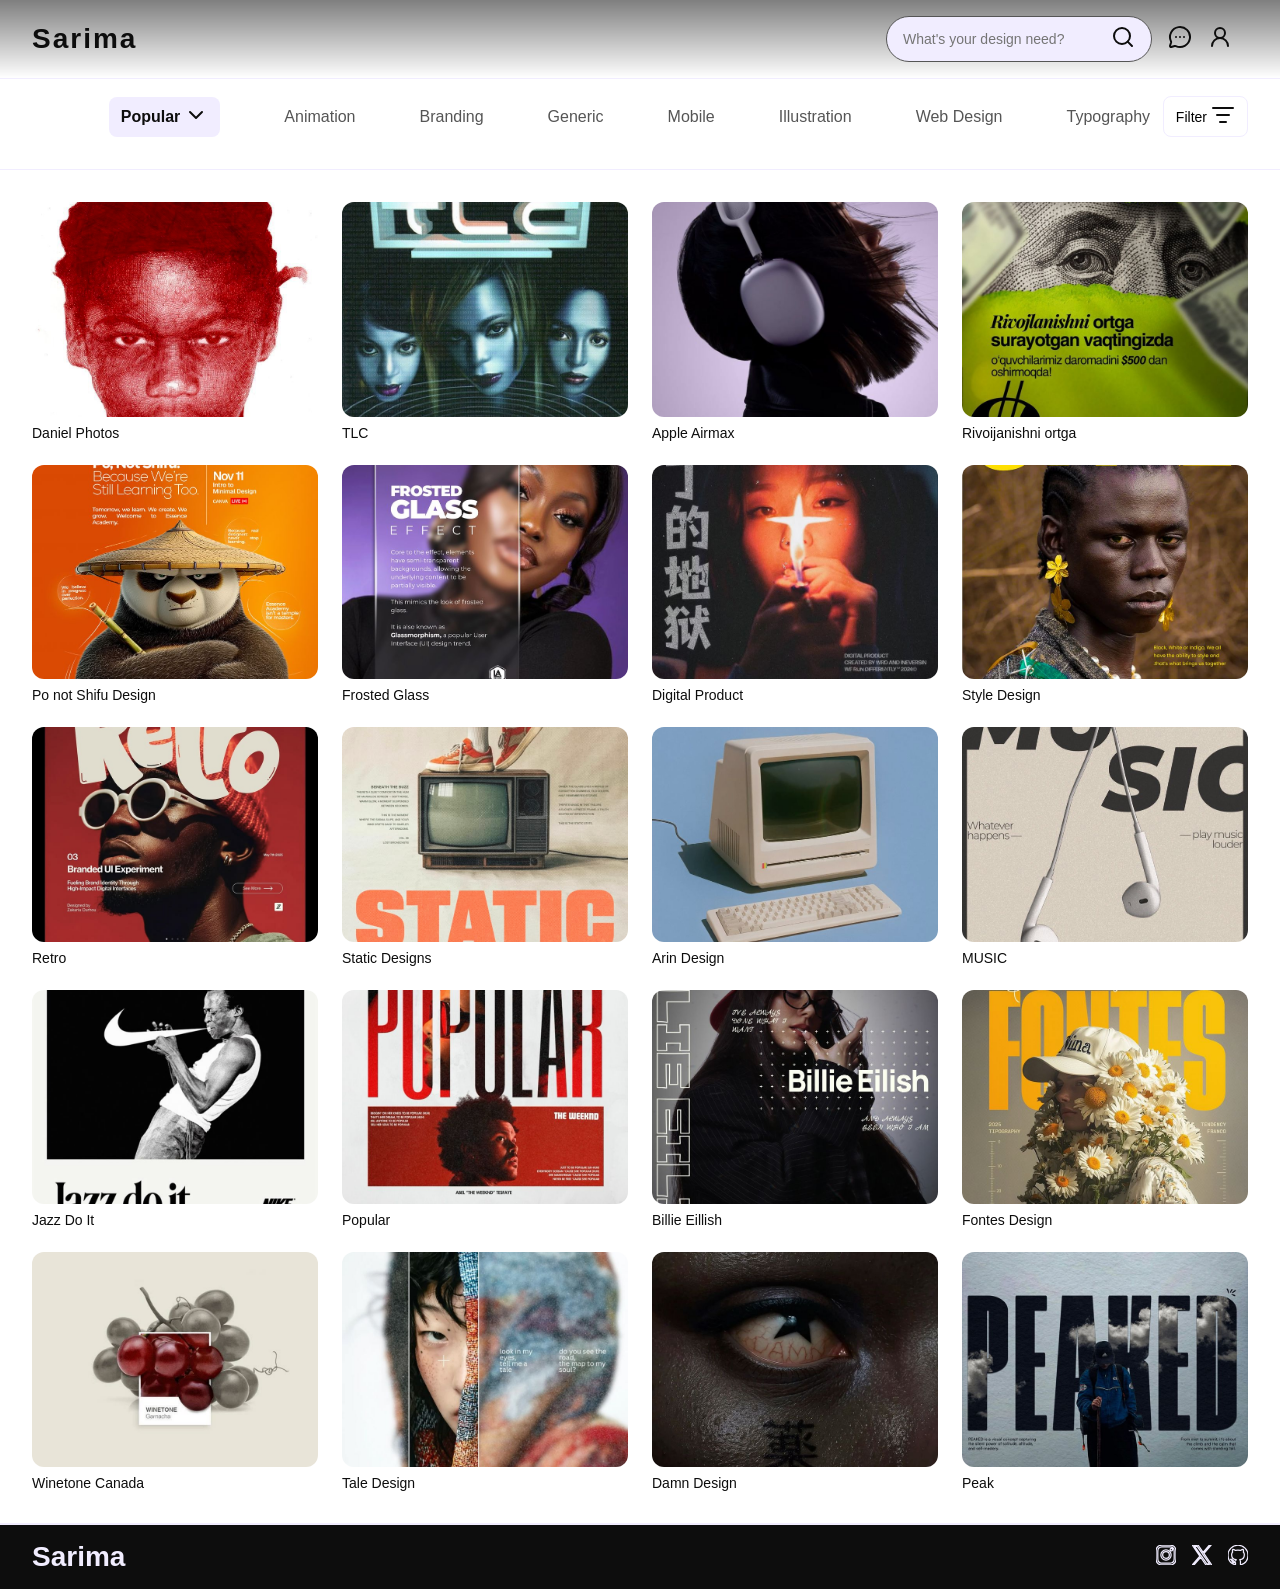
<file: explore.html>
<!DOCTYPE html>
<html lang="en">
<head>
  <meta charset="UTF-8">
  <meta name="viewport" content="width=device-width, initial-scale=1.0">
  <link rel="stylesheet" href="styles.css">
  <title>Explore - Sarima</title>
</head>
<body>

  <nav class="nav-bar">
    <a class="logo" href="#">Sarima</a>
    <div class="nav-center">
      <!-- nav links here -->
    </div>
    <div class="nav-right">
      <div class="search-bar">
        <input type="text" placeholder="What's your design need?">
        <a href="#"><svg xmlns="http://www.w3.org/2000/svg" width="24" height="24" viewBox="0 0 24 24" fill="none" stroke="currentColor" stroke-width="2" stroke-linecap="round" stroke-linejoin="round" class="lucide lucide-search-icon lucide-search"><path d="m21 21-4.34-4.34"/><circle cx="11" cy="11" r="8"/></svg></a>
      </div>
      <a href="#"><svg xmlns="http://www.w3.org/2000/svg" width="24" height="24" viewBox="0 0 24 24" fill="none" stroke="currentColor" stroke-width="2" stroke-linecap="round" stroke-linejoin="round" class="lucide lucide-message-circle-more-icon lucide-message-circle-more"><path d="M2.992 16.342a2 2 0 0 1 .094 1.167l-1.065 3.29a1 1 0 0 0 1.236 1.168l3.413-.998a2 2 0 0 1 1.099.092 10 10 0 1 0-4.777-4.719"/><path d="M8 12h.01"/><path d="M12 12h.01"/><path d="M16 12h.01"/></svg></a>
      <a href="#"><svg xmlns="http://www.w3.org/2000/svg" width="24" height="24" viewBox="0 0 24 24" fill="none" stroke="currentColor" stroke-width="2" stroke-linecap="round" stroke-linejoin="round" class="lucide lucide-user-round-icon lucide-user-round"><circle cx="12" cy="8" r="5"/><path d="M20 21a8 8 0 0 0-16 0"/></svg></a>
      <a href="#">
    <button class="hamburger" aria-label="Menu">
      <span></span>
      <span></span>
    </button>
  </nav>

 
  <div class="filters">
    <div class="filter-left">
      <div class="dropdown">
        <button class="dropdown-btn">Popular <a href="#"><svg xmlns="http://www.w3.org/2000/svg" width="24" height="24" viewBox="0 0 24 24" fill="none" stroke="currentColor" stroke-width="2" stroke-linecap="round" stroke-linejoin="round" class="lucide lucide-chevron-down-icon lucide-chevron-down"><path d="m6 9 6 6 6-6"/></svg><!-- chevron icon --></a></button>
      </div>
      <a href="#" class="filter-tag">Animation</a>
      <a href="#" class="filter-tag">Branding</a>
      <a href="#" class="filter-tag">Generic</a>
      <a href="#" class="filter-tag">Mobile</a>
      <a href="#" class="filter-tag">Illustration</a>
      <a href="#" class="filter-tag">Web Design</a>
      <a href="#" class="filter-tag">Typography</a>
    </div>
    <div class="filter-right">
      <button class="filter-btn">Filter <a href="#"><svg xmlns="http://www.w3.org/2000/svg" width="24" height="24" viewBox="0 0 24 24" fill="none" stroke="currentColor" stroke-width="2" stroke-linecap="round" stroke-linejoin="round" class="lucide lucide-list-filter-icon lucide-list-filter"><path d="M2 5h20"/><path d="M6 12h12"/><path d="M9 19h6"/></svg></a></button>
    </div>
  </div>

  <section class="design-grid">

    <div class="design-card">
      <div class="card-image">
        <img src="images/expimg1.jfif" alt="Name of design">
        <div class="card-actions">
          <a href="#" class="card-action"><svg xmlns="http://www.w3.org/2000/svg" width="24" height="24" viewBox="0 0 24 24" fill="none" stroke="currentColor" stroke-width="2" stroke-linecap="round" stroke-linejoin="round" class="lucide lucide-heart-icon lucide-heart"><path d="M2 9.5a5.5 5.5 0 0 1 9.591-3.676.56.56 0 0 0 .818 0A5.49 5.49 0 0 1 22 9.5c0 2.29-1.5 4-3 5.5l-5.492 5.313a2 2 0 0 1-3 .019L5 15c-1.5-1.5-3-3.2-3-5.5"/></svg></a>
          <a href="#" class="card-action"><svg xmlns="http://www.w3.org/2000/svg" width="24" height="24" viewBox="0 0 24 24" fill="none" stroke="currentColor" stroke-width="2" stroke-linecap="round" stroke-linejoin="round" class="lucide lucide-bookmark-icon lucide-bookmark"><path d="M17 3a2 2 0 0 1 2 2v15a1 1 0 0 1-1.496.868l-4.512-2.578a2 2 0 0 0-1.984 0l-4.512 2.578A1 1 0 0 1 5 20V5a2 2 0 0 1 2-2z"/></svg></a>
        </div>
      </div>
      <p class="card-title">Daniel Photos</p>
    </div>

    <div class="design-card">
      <div class="card-image">
        <img src="images/expimg2.jfif" alt="Name of design">
        <div class="card-actions">
          <a href="#" class="card-action"><svg xmlns="http://www.w3.org/2000/svg" width="24" height="24" viewBox="0 0 24 24" fill="none" stroke="currentColor" stroke-width="2" stroke-linecap="round" stroke-linejoin="round" class="lucide lucide-heart-icon lucide-heart"><path d="M2 9.5a5.5 5.5 0 0 1 9.591-3.676.56.56 0 0 0 .818 0A5.49 5.49 0 0 1 22 9.5c0 2.29-1.5 4-3 5.5l-5.492 5.313a2 2 0 0 1-3 .019L5 15c-1.5-1.5-3-3.2-3-5.5"/></svg></a>
          <a href="#" class="card-action"><svg xmlns="http://www.w3.org/2000/svg" width="24" height="24" viewBox="0 0 24 24" fill="none" stroke="currentColor" stroke-width="2" stroke-linecap="round" stroke-linejoin="round" class="lucide lucide-bookmark-icon lucide-bookmark"><path d="M17 3a2 2 0 0 1 2 2v15a1 1 0 0 1-1.496.868l-4.512-2.578a2 2 0 0 0-1.984 0l-4.512 2.578A1 1 0 0 1 5 20V5a2 2 0 0 1 2-2z"/></svg></a>
        </div>
      </div>
      <p class="card-title">TLC</p>
    </div>

    <div class="design-card">
      <div class="card-image">
        <img src="images/expimg3.jfif" alt="Name of design">
        <div class="card-actions">
          <a href="#" class="card-action"><svg xmlns="http://www.w3.org/2000/svg" width="24" height="24" viewBox="0 0 24 24" fill="none" stroke="currentColor" stroke-width="2" stroke-linecap="round" stroke-linejoin="round" class="lucide lucide-heart-icon lucide-heart"><path d="M2 9.5a5.5 5.5 0 0 1 9.591-3.676.56.56 0 0 0 .818 0A5.49 5.49 0 0 1 22 9.5c0 2.29-1.5 4-3 5.5l-5.492 5.313a2 2 0 0 1-3 .019L5 15c-1.5-1.5-3-3.2-3-5.5"/></svg></a>
          <a href="#" class="card-action"><svg xmlns="http://www.w3.org/2000/svg" width="24" height="24" viewBox="0 0 24 24" fill="none" stroke="currentColor" stroke-width="2" stroke-linecap="round" stroke-linejoin="round" class="lucide lucide-bookmark-icon lucide-bookmark"><path d="M17 3a2 2 0 0 1 2 2v15a1 1 0 0 1-1.496.868l-4.512-2.578a2 2 0 0 0-1.984 0l-4.512 2.578A1 1 0 0 1 5 20V5a2 2 0 0 1 2-2z"/></svg></a>
        </div>
      </div>
      <p class="card-title">Apple Airmax</p>
    </div>

    <div class="design-card">
      <div class="card-image">
        <img src="images/expimg4.jfif" alt="Name of design">
        <div class="card-actions">
          <a href="#" class="card-action"><svg xmlns="http://www.w3.org/2000/svg" width="24" height="24" viewBox="0 0 24 24" fill="none" stroke="currentColor" stroke-width="2" stroke-linecap="round" stroke-linejoin="round" class="lucide lucide-heart-icon lucide-heart"><path d="M2 9.5a5.5 5.5 0 0 1 9.591-3.676.56.56 0 0 0 .818 0A5.49 5.49 0 0 1 22 9.5c0 2.29-1.5 4-3 5.5l-5.492 5.313a2 2 0 0 1-3 .019L5 15c-1.5-1.5-3-3.2-3-5.5"/></svg></a>
          <a href="#" class="card-action"><svg xmlns="http://www.w3.org/2000/svg" width="24" height="24" viewBox="0 0 24 24" fill="none" stroke="currentColor" stroke-width="2" stroke-linecap="round" stroke-linejoin="round" class="lucide lucide-bookmark-icon lucide-bookmark"><path d="M17 3a2 2 0 0 1 2 2v15a1 1 0 0 1-1.496.868l-4.512-2.578a2 2 0 0 0-1.984 0l-4.512 2.578A1 1 0 0 1 5 20V5a2 2 0 0 1 2-2z"/></svg></a>
        </div>
      </div>
      <p class="card-title">Rivoijanishni ortga</p>
    </div>

    <div class="design-card">
      <div class="card-image">
        <img src="images/expimg5.jfif" alt="Name of design">
        <div class="card-actions">
          <a href="#" class="card-action"><svg xmlns="http://www.w3.org/2000/svg" width="24" height="24" viewBox="0 0 24 24" fill="none" stroke="currentColor" stroke-width="2" stroke-linecap="round" stroke-linejoin="round" class="lucide lucide-heart-icon lucide-heart"><path d="M2 9.5a5.5 5.5 0 0 1 9.591-3.676.56.56 0 0 0 .818 0A5.49 5.49 0 0 1 22 9.5c0 2.29-1.5 4-3 5.5l-5.492 5.313a2 2 0 0 1-3 .019L5 15c-1.5-1.5-3-3.2-3-5.5"/></svg></a>
          <a href="#" class="card-action"><svg xmlns="http://www.w3.org/2000/svg" width="24" height="24" viewBox="0 0 24 24" fill="none" stroke="currentColor" stroke-width="2" stroke-linecap="round" stroke-linejoin="round" class="lucide lucide-bookmark-icon lucide-bookmark"><path d="M17 3a2 2 0 0 1 2 2v15a1 1 0 0 1-1.496.868l-4.512-2.578a2 2 0 0 0-1.984 0l-4.512 2.578A1 1 0 0 1 5 20V5a2 2 0 0 1 2-2z"/></svg></a>
        </div>
      </div>
      <p class="card-title">Po not Shifu Design</p>
    </div>

    <div class="design-card">
      <div class="card-image">
        <img src="images/expimg6.jfif" alt="Name of design">
        <div class="card-actions">
          <a href="#" class="card-action"><svg xmlns="http://www.w3.org/2000/svg" width="24" height="24" viewBox="0 0 24 24" fill="none" stroke="currentColor" stroke-width="2" stroke-linecap="round" stroke-linejoin="round" class="lucide lucide-heart-icon lucide-heart"><path d="M2 9.5a5.5 5.5 0 0 1 9.591-3.676.56.56 0 0 0 .818 0A5.49 5.49 0 0 1 22 9.5c0 2.29-1.5 4-3 5.5l-5.492 5.313a2 2 0 0 1-3 .019L5 15c-1.5-1.5-3-3.2-3-5.5"/></svg></a>
          <a href="#" class="card-action"><svg xmlns="http://www.w3.org/2000/svg" width="24" height="24" viewBox="0 0 24 24" fill="none" stroke="currentColor" stroke-width="2" stroke-linecap="round" stroke-linejoin="round" class="lucide lucide-bookmark-icon lucide-bookmark"><path d="M17 3a2 2 0 0 1 2 2v15a1 1 0 0 1-1.496.868l-4.512-2.578a2 2 0 0 0-1.984 0l-4.512 2.578A1 1 0 0 1 5 20V5a2 2 0 0 1 2-2z"/></svg></a>
        </div>
      </div>
      <p class="card-title">Frosted Glass</p>
    </div>

    <div class="design-card">
      <div class="card-image">
        <img src="images/expimg21.jfif" alt="Name of design">
        <div class="card-actions">
          <a href="#" class="card-action"><svg xmlns="http://www.w3.org/2000/svg" width="24" height="24" viewBox="0 0 24 24" fill="none" stroke="currentColor" stroke-width="2" stroke-linecap="round" stroke-linejoin="round" class="lucide lucide-heart-icon lucide-heart"><path d="M2 9.5a5.5 5.5 0 0 1 9.591-3.676.56.56 0 0 0 .818 0A5.49 5.49 0 0 1 22 9.5c0 2.29-1.5 4-3 5.5l-5.492 5.313a2 2 0 0 1-3 .019L5 15c-1.5-1.5-3-3.2-3-5.5"/></svg></a>
          <a href="#" class="card-action"><svg xmlns="http://www.w3.org/2000/svg" width="24" height="24" viewBox="0 0 24 24" fill="none" stroke="currentColor" stroke-width="2" stroke-linecap="round" stroke-linejoin="round" class="lucide lucide-bookmark-icon lucide-bookmark"><path d="M17 3a2 2 0 0 1 2 2v15a1 1 0 0 1-1.496.868l-4.512-2.578a2 2 0 0 0-1.984 0l-4.512 2.578A1 1 0 0 1 5 20V5a2 2 0 0 1 2-2z"/></svg></a>
        </div>
      </div>
      <p class="card-title">Digital Product</p>
    </div>

    <div class="design-card">
      <div class="card-image">
        <img src="images/expimg8.jfif" alt="Name of design">
        <div class="card-actions">
          <a href="#" class="card-action"><svg xmlns="http://www.w3.org/2000/svg" width="24" height="24" viewBox="0 0 24 24" fill="none" stroke="currentColor" stroke-width="2" stroke-linecap="round" stroke-linejoin="round" class="lucide lucide-heart-icon lucide-heart"><path d="M2 9.5a5.5 5.5 0 0 1 9.591-3.676.56.56 0 0 0 .818 0A5.49 5.49 0 0 1 22 9.5c0 2.29-1.5 4-3 5.5l-5.492 5.313a2 2 0 0 1-3 .019L5 15c-1.5-1.5-3-3.2-3-5.5"/></svg></a>
          <a href="#" class="card-action"><svg xmlns="http://www.w3.org/2000/svg" width="24" height="24" viewBox="0 0 24 24" fill="none" stroke="currentColor" stroke-width="2" stroke-linecap="round" stroke-linejoin="round" class="lucide lucide-bookmark-icon lucide-bookmark"><path d="M17 3a2 2 0 0 1 2 2v15a1 1 0 0 1-1.496.868l-4.512-2.578a2 2 0 0 0-1.984 0l-4.512 2.578A1 1 0 0 1 5 20V5a2 2 0 0 1 2-2z"/></svg></a>
        </div>
      </div>
      <p class="card-title">Style Design</p>
    </div>

    <div class="design-card">
      <div class="card-image">
        <img src="images/expimg9.jfif" alt="Name of design">
        <div class="card-actions">
          <a href="#" class="card-action"><svg xmlns="http://www.w3.org/2000/svg" width="24" height="24" viewBox="0 0 24 24" fill="none" stroke="currentColor" stroke-width="2" stroke-linecap="round" stroke-linejoin="round" class="lucide lucide-heart-icon lucide-heart"><path d="M2 9.5a5.5 5.5 0 0 1 9.591-3.676.56.56 0 0 0 .818 0A5.49 5.49 0 0 1 22 9.5c0 2.29-1.5 4-3 5.5l-5.492 5.313a2 2 0 0 1-3 .019L5 15c-1.5-1.5-3-3.2-3-5.5"/></svg></a>
          <a href="#" class="card-action"><svg xmlns="http://www.w3.org/2000/svg" width="24" height="24" viewBox="0 0 24 24" fill="none" stroke="currentColor" stroke-width="2" stroke-linecap="round" stroke-linejoin="round" class="lucide lucide-bookmark-icon lucide-bookmark"><path d="M17 3a2 2 0 0 1 2 2v15a1 1 0 0 1-1.496.868l-4.512-2.578a2 2 0 0 0-1.984 0l-4.512 2.578A1 1 0 0 1 5 20V5a2 2 0 0 1 2-2z"/></svg></a>
        </div>
      </div>
      <p class="card-title">Retro</p>
    </div>
        <div class="design-card">
      <div class="card-image">
        <img src="images/expimg10.jfif" alt="Name of design">
        <div class="card-actions">
          <a href="#" class="card-action"><svg xmlns="http://www.w3.org/2000/svg" width="24" height="24" viewBox="0 0 24 24" fill="none" stroke="currentColor" stroke-width="2" stroke-linecap="round" stroke-linejoin="round" class="lucide lucide-heart-icon lucide-heart"><path d="M2 9.5a5.5 5.5 0 0 1 9.591-3.676.56.56 0 0 0 .818 0A5.49 5.49 0 0 1 22 9.5c0 2.29-1.5 4-3 5.5l-5.492 5.313a2 2 0 0 1-3 .019L5 15c-1.5-1.5-3-3.2-3-5.5"/></svg></a>
          <a href="#" class="card-action"><svg xmlns="http://www.w3.org/2000/svg" width="24" height="24" viewBox="0 0 24 24" fill="none" stroke="currentColor" stroke-width="2" stroke-linecap="round" stroke-linejoin="round" class="lucide lucide-bookmark-icon lucide-bookmark"><path d="M17 3a2 2 0 0 1 2 2v15a1 1 0 0 1-1.496.868l-4.512-2.578a2 2 0 0 0-1.984 0l-4.512 2.578A1 1 0 0 1 5 20V5a2 2 0 0 1 2-2z"/></svg></a>
        </div>
      </div>
      <p class="card-title">Static Designs</p>
    </div>
        <div class="design-card">
      <div class="card-image">
        <img src="images/expimg11.jfif" alt="Name of design">
        <div class="card-actions">
          <a href="#" class="card-action"><svg xmlns="http://www.w3.org/2000/svg" width="24" height="24" viewBox="0 0 24 24" fill="none" stroke="currentColor" stroke-width="2" stroke-linecap="round" stroke-linejoin="round" class="lucide lucide-heart-icon lucide-heart"><path d="M2 9.5a5.5 5.5 0 0 1 9.591-3.676.56.56 0 0 0 .818 0A5.49 5.49 0 0 1 22 9.5c0 2.29-1.5 4-3 5.5l-5.492 5.313a2 2 0 0 1-3 .019L5 15c-1.5-1.5-3-3.2-3-5.5"/></svg></a>
          <a href="#" class="card-action"><svg xmlns="http://www.w3.org/2000/svg" width="24" height="24" viewBox="0 0 24 24" fill="none" stroke="currentColor" stroke-width="2" stroke-linecap="round" stroke-linejoin="round" class="lucide lucide-bookmark-icon lucide-bookmark"><path d="M17 3a2 2 0 0 1 2 2v15a1 1 0 0 1-1.496.868l-4.512-2.578a2 2 0 0 0-1.984 0l-4.512 2.578A1 1 0 0 1 5 20V5a2 2 0 0 1 2-2z"/></svg></a>
        </div>
      </div>
      <p class="card-title">Arin Design</p>
    </div>
        <div class="design-card">
      <div class="card-image">
        <img src="images/expimg12.jfif" alt="Name of design">
        <div class="card-actions">
          <a href="#" class="card-action"><svg xmlns="http://www.w3.org/2000/svg" width="24" height="24" viewBox="0 0 24 24" fill="none" stroke="currentColor" stroke-width="2" stroke-linecap="round" stroke-linejoin="round" class="lucide lucide-heart-icon lucide-heart"><path d="M2 9.5a5.5 5.5 0 0 1 9.591-3.676.56.56 0 0 0 .818 0A5.49 5.49 0 0 1 22 9.5c0 2.29-1.5 4-3 5.5l-5.492 5.313a2 2 0 0 1-3 .019L5 15c-1.5-1.5-3-3.2-3-5.5"/></svg></a>
          <a href="#" class="card-action"><svg xmlns="http://www.w3.org/2000/svg" width="24" height="24" viewBox="0 0 24 24" fill="none" stroke="currentColor" stroke-width="2" stroke-linecap="round" stroke-linejoin="round" class="lucide lucide-bookmark-icon lucide-bookmark"><path d="M17 3a2 2 0 0 1 2 2v15a1 1 0 0 1-1.496.868l-4.512-2.578a2 2 0 0 0-1.984 0l-4.512 2.578A1 1 0 0 1 5 20V5a2 2 0 0 1 2-2z"/></svg></a>
        </div>
      </div>
      <p class="card-title">MUSIC</p>
    </div>
        <div class="design-card">
      <div class="card-image">
        <img src="images/expimg13.jfif" alt="Name of design">
        <div class="card-actions">
          <a href="#" class="card-action"><svg xmlns="http://www.w3.org/2000/svg" width="24" height="24" viewBox="0 0 24 24" fill="none" stroke="currentColor" stroke-width="2" stroke-linecap="round" stroke-linejoin="round" class="lucide lucide-heart-icon lucide-heart"><path d="M2 9.5a5.5 5.5 0 0 1 9.591-3.676.56.56 0 0 0 .818 0A5.49 5.49 0 0 1 22 9.5c0 2.29-1.5 4-3 5.5l-5.492 5.313a2 2 0 0 1-3 .019L5 15c-1.5-1.5-3-3.2-3-5.5"/></svg></a>
          <a href="#" class="card-action"><svg xmlns="http://www.w3.org/2000/svg" width="24" height="24" viewBox="0 0 24 24" fill="none" stroke="currentColor" stroke-width="2" stroke-linecap="round" stroke-linejoin="round" class="lucide lucide-bookmark-icon lucide-bookmark"><path d="M17 3a2 2 0 0 1 2 2v15a1 1 0 0 1-1.496.868l-4.512-2.578a2 2 0 0 0-1.984 0l-4.512 2.578A1 1 0 0 1 5 20V5a2 2 0 0 1 2-2z"/></svg></a>
        </div>
      </div>
      <p class="card-title">Jazz Do It</p>
    </div>
        <div class="design-card">
      <div class="card-image">
        <img src="images/expimg14.jfif" alt="Name of design">
        <div class="card-actions">
          <a href="#" class="card-action"><svg xmlns="http://www.w3.org/2000/svg" width="24" height="24" viewBox="0 0 24 24" fill="none" stroke="currentColor" stroke-width="2" stroke-linecap="round" stroke-linejoin="round" class="lucide lucide-heart-icon lucide-heart"><path d="M2 9.5a5.5 5.5 0 0 1 9.591-3.676.56.56 0 0 0 .818 0A5.49 5.49 0 0 1 22 9.5c0 2.29-1.5 4-3 5.5l-5.492 5.313a2 2 0 0 1-3 .019L5 15c-1.5-1.5-3-3.2-3-5.5"/></svg></a>
          <a href="#" class="card-action"><svg xmlns="http://www.w3.org/2000/svg" width="24" height="24" viewBox="0 0 24 24" fill="none" stroke="currentColor" stroke-width="2" stroke-linecap="round" stroke-linejoin="round" class="lucide lucide-bookmark-icon lucide-bookmark"><path d="M17 3a2 2 0 0 1 2 2v15a1 1 0 0 1-1.496.868l-4.512-2.578a2 2 0 0 0-1.984 0l-4.512 2.578A1 1 0 0 1 5 20V5a2 2 0 0 1 2-2z"/></svg></a>
        </div>
      </div>
      <p class="card-title">Popular</p>
    </div>
        <div class="design-card">
      <div class="card-image">
        <img src="images/expimg15.jfif" alt="Name of design">
        <div class="card-actions">
          <a href="#" class="card-action"><svg xmlns="http://www.w3.org/2000/svg" width="24" height="24" viewBox="0 0 24 24" fill="none" stroke="currentColor" stroke-width="2" stroke-linecap="round" stroke-linejoin="round" class="lucide lucide-heart-icon lucide-heart"><path d="M2 9.5a5.5 5.5 0 0 1 9.591-3.676.56.56 0 0 0 .818 0A5.49 5.49 0 0 1 22 9.5c0 2.29-1.5 4-3 5.5l-5.492 5.313a2 2 0 0 1-3 .019L5 15c-1.5-1.5-3-3.2-3-5.5"/></svg></a>
          <a href="#" class="card-action"><svg xmlns="http://www.w3.org/2000/svg" width="24" height="24" viewBox="0 0 24 24" fill="none" stroke="currentColor" stroke-width="2" stroke-linecap="round" stroke-linejoin="round" class="lucide lucide-bookmark-icon lucide-bookmark"><path d="M17 3a2 2 0 0 1 2 2v15a1 1 0 0 1-1.496.868l-4.512-2.578a2 2 0 0 0-1.984 0l-4.512 2.578A1 1 0 0 1 5 20V5a2 2 0 0 1 2-2z"/></svg></a>
        </div>
      </div>
      <p class="card-title">Billie Eillish</p>
    </div>
        <div class="design-card">
      <div class="card-image">
        <img src="images/expimg16.jfif" alt="Name of design">
        <div class="card-actions">
          <a href="#" class="card-action"><svg xmlns="http://www.w3.org/2000/svg" width="24" height="24" viewBox="0 0 24 24" fill="none" stroke="currentColor" stroke-width="2" stroke-linecap="round" stroke-linejoin="round" class="lucide lucide-heart-icon lucide-heart"><path d="M2 9.5a5.5 5.5 0 0 1 9.591-3.676.56.56 0 0 0 .818 0A5.49 5.49 0 0 1 22 9.5c0 2.29-1.5 4-3 5.5l-5.492 5.313a2 2 0 0 1-3 .019L5 15c-1.5-1.5-3-3.2-3-5.5"/></svg></a>
          <a href="#" class="card-action"><svg xmlns="http://www.w3.org/2000/svg" width="24" height="24" viewBox="0 0 24 24" fill="none" stroke="currentColor" stroke-width="2" stroke-linecap="round" stroke-linejoin="round" class="lucide lucide-bookmark-icon lucide-bookmark"><path d="M17 3a2 2 0 0 1 2 2v15a1 1 0 0 1-1.496.868l-4.512-2.578a2 2 0 0 0-1.984 0l-4.512 2.578A1 1 0 0 1 5 20V5a2 2 0 0 1 2-2z"/></svg></a>
        </div>
      </div>
      <p class="card-title">Fontes Design</p>
    </div>
        <div class="design-card">
      <div class="card-image">
        <img src="images/expimg17.jfif" alt="Name of design">
        <div class="card-actions">
          <a href="#" class="card-action"><svg xmlns="http://www.w3.org/2000/svg" width="24" height="24" viewBox="0 0 24 24" fill="none" stroke="currentColor" stroke-width="2" stroke-linecap="round" stroke-linejoin="round" class="lucide lucide-heart-icon lucide-heart"><path d="M2 9.5a5.5 5.5 0 0 1 9.591-3.676.56.56 0 0 0 .818 0A5.49 5.49 0 0 1 22 9.5c0 2.29-1.5 4-3 5.5l-5.492 5.313a2 2 0 0 1-3 .019L5 15c-1.5-1.5-3-3.2-3-5.5"/></svg></a>
          <a href="#" class="card-action"><svg xmlns="http://www.w3.org/2000/svg" width="24" height="24" viewBox="0 0 24 24" fill="none" stroke="currentColor" stroke-width="2" stroke-linecap="round" stroke-linejoin="round" class="lucide lucide-bookmark-icon lucide-bookmark"><path d="M17 3a2 2 0 0 1 2 2v15a1 1 0 0 1-1.496.868l-4.512-2.578a2 2 0 0 0-1.984 0l-4.512 2.578A1 1 0 0 1 5 20V5a2 2 0 0 1 2-2z"/></svg></a>
        </div>
      </div>
      <p class="card-title">Winetone Canada</p>
    </div>
        <div class="design-card">
      <div class="card-image">
        <img src="images/expimg18.jfif" alt="Name of design">
        <div class="card-actions">
          <a href="#" class="card-action"><svg xmlns="http://www.w3.org/2000/svg" width="24" height="24" viewBox="0 0 24 24" fill="none" stroke="currentColor" stroke-width="2" stroke-linecap="round" stroke-linejoin="round" class="lucide lucide-heart-icon lucide-heart"><path d="M2 9.5a5.5 5.5 0 0 1 9.591-3.676.56.56 0 0 0 .818 0A5.49 5.49 0 0 1 22 9.5c0 2.29-1.5 4-3 5.5l-5.492 5.313a2 2 0 0 1-3 .019L5 15c-1.5-1.5-3-3.2-3-5.5"/></svg></a>
          <a href="#" class="card-action"><svg xmlns="http://www.w3.org/2000/svg" width="24" height="24" viewBox="0 0 24 24" fill="none" stroke="currentColor" stroke-width="2" stroke-linecap="round" stroke-linejoin="round" class="lucide lucide-bookmark-icon lucide-bookmark"><path d="M17 3a2 2 0 0 1 2 2v15a1 1 0 0 1-1.496.868l-4.512-2.578a2 2 0 0 0-1.984 0l-4.512 2.578A1 1 0 0 1 5 20V5a2 2 0 0 1 2-2z"/></svg></a>
        </div>
      </div>
      <p class="card-title">Tale Design</p>
    </div>
        <div class="design-card">
      <div class="card-image">
        <img src="images/expimg19.jfif" alt="Name of design">
        <div class="card-actions">
          <a href="#" class="card-action"><svg xmlns="http://www.w3.org/2000/svg" width="24" height="24" viewBox="0 0 24 24" fill="none" stroke="currentColor" stroke-width="2" stroke-linecap="round" stroke-linejoin="round" class="lucide lucide-heart-icon lucide-heart"><path d="M2 9.5a5.5 5.5 0 0 1 9.591-3.676.56.56 0 0 0 .818 0A5.49 5.49 0 0 1 22 9.5c0 2.29-1.5 4-3 5.5l-5.492 5.313a2 2 0 0 1-3 .019L5 15c-1.5-1.5-3-3.2-3-5.5"/></svg></a>
          <a href="#" class="card-action"><svg xmlns="http://www.w3.org/2000/svg" width="24" height="24" viewBox="0 0 24 24" fill="none" stroke="currentColor" stroke-width="2" stroke-linecap="round" stroke-linejoin="round" class="lucide lucide-bookmark-icon lucide-bookmark"><path d="M17 3a2 2 0 0 1 2 2v15a1 1 0 0 1-1.496.868l-4.512-2.578a2 2 0 0 0-1.984 0l-4.512 2.578A1 1 0 0 1 5 20V5a2 2 0 0 1 2-2z"/></svg></a>
        </div>
      </div>
      <p class="card-title">Damn Design</p>
    </div>
        <div class="design-card">
      <div class="card-image">
        <img src="images/expimg20.jfif" alt="Name of design">
        <div class="card-actions">
          <a href="#" class="card-action"><svg xmlns="http://www.w3.org/2000/svg" width="24" height="24" viewBox="0 0 24 24" fill="none" stroke="currentColor" stroke-width="2" stroke-linecap="round" stroke-linejoin="round" class="lucide lucide-heart-icon lucide-heart"><path d="M2 9.5a5.5 5.5 0 0 1 9.591-3.676.56.56 0 0 0 .818 0A5.49 5.49 0 0 1 22 9.5c0 2.29-1.5 4-3 5.5l-5.492 5.313a2 2 0 0 1-3 .019L5 15c-1.5-1.5-3-3.2-3-5.5"/></svg></a>
          <a href="#" class="card-action"><svg xmlns="http://www.w3.org/2000/svg" width="24" height="24" viewBox="0 0 24 24" fill="none" stroke="currentColor" stroke-width="2" stroke-linecap="round" stroke-linejoin="round" class="lucide lucide-bookmark-icon lucide-bookmark"><path d="M17 3a2 2 0 0 1 2 2v15a1 1 0 0 1-1.496.868l-4.512-2.578a2 2 0 0 0-1.984 0l-4.512 2.578A1 1 0 0 1 5 20V5a2 2 0 0 1 2-2z"/></svg></a>
        </div>
      </div>
      <p class="card-title">Peak</p>
    </div>
  </section>

  
  <footer class="foot-explore">
     <a class="logo-footer" href="#">Sarima</a>
    <div class="footer-icons">
      <a href="https://www.instagram.com/will.i.amsadele?igsh=MWt1aGpzcmQxZXB5eA=="><svg role="img" viewBox="0 0 24 24" xmlns="http://www.w3.org/2000/svg" width="20" height="20" viewBox="0 0 24 24" fill="none" stroke="currentColor" stroke-width="1.5" stroke-linecap="round" stroke-linejoin="round"><title>Instagram</title><path d="M7.0301.084c-1.2768.0602-2.1487.264-2.911.5634-.7888.3075-1.4575.72-2.1228 1.3877-.6652.6677-1.075 1.3368-1.3802 2.127-.2954.7638-.4956 1.6365-.552 2.914-.0564 1.2775-.0689 1.6882-.0626 4.947.0062 3.2586.0206 3.6671.0825 4.9473.061 1.2765.264 2.1482.5635 2.9107.308.7889.72 1.4573 1.388 2.1228.6679.6655 1.3365 1.0743 2.1285 1.38.7632.295 1.6361.4961 2.9134.552 1.2773.056 1.6884.069 4.9462.0627 3.2578-.0062 3.668-.0207 4.9478-.0814 1.28-.0607 2.147-.2652 2.9098-.5633.7889-.3086 1.4578-.72 2.1228-1.3881.665-.6682 1.0745-1.3378 1.3795-2.1284.2957-.7632.4966-1.636.552-2.9124.056-1.2809.0692-1.6898.063-4.948-.0063-3.2583-.021-3.6668-.0817-4.9465-.0607-1.2797-.264-2.1487-.5633-2.9117-.3084-.7889-.72-1.4568-1.3876-2.1228C21.2982 1.33 20.628.9208 19.8378.6165 19.074.321 18.2017.1197 16.9244.0645 15.6471.0093 15.236-.005 11.977.0014 8.718.0076 8.31.0215 7.0301.0839m.1402 21.6932c-1.17-.0509-1.8053-.2453-2.2287-.408-.5606-.216-.96-.4771-1.3819-.895-.422-.4178-.6811-.8186-.9-1.378-.1644-.4234-.3624-1.058-.4171-2.228-.0595-1.2645-.072-1.6442-.079-4.848-.007-3.2037.0053-3.583.0607-4.848.05-1.169.2456-1.805.408-2.2282.216-.5613.4762-.96.895-1.3816.4188-.4217.8184-.6814 1.3783-.9003.423-.1651 1.0575-.3614 2.227-.4171 1.2655-.06 1.6447-.072 4.848-.079 3.2033-.007 3.5835.005 4.8495.0608 1.169.0508 1.8053.2445 2.228.408.5608.216.96.4754 1.3816.895.4217.4194.6816.8176.9005 1.3787.1653.4217.3617 1.056.4169 2.2263.0602 1.2655.0739 1.645.0796 4.848.0058 3.203-.0055 3.5834-.061 4.848-.051 1.17-.245 1.8055-.408 2.2294-.216.5604-.4763.96-.8954 1.3814-.419.4215-.8181.6811-1.3783.9-.4224.1649-1.0577.3617-2.2262.4174-1.2656.0595-1.6448.072-4.8493.079-3.2045.007-3.5825-.006-4.848-.0608M16.953 5.5864A1.44 1.44 0 1 0 18.39 4.144a1.44 1.44 0 0 0-1.437 1.4424M5.8385 12.012c.0067 3.4032 2.7706 6.1557 6.173 6.1493 3.4026-.0065 6.157-2.7701 6.1506-6.1733-.0065-3.4032-2.771-6.1565-6.174-6.1498-3.403.0067-6.156 2.771-6.1496 6.1738M8 12.0077a4 4 0 1 1 4.008 3.9921A3.9996 3.9996 0 0 1 8 12.0077"/></svg></a>
      <a href="https://x.com/WilliamsAd93465"><svg role="img" viewBox="0 0 24 24" xmlns="http://www.w3.org/2000/svg" width="20" height="20" viewBox="0 0 24 24" fill="none" stroke="currentColor" stroke-width="1.5" stroke-linecap="round" stroke-linejoin="round"><title>X</title><path d="M14.234 10.162 22.977 0h-2.072l-7.591 8.824L7.251 0H.258l9.168 13.343L.258 24H2.33l8.016-9.318L16.749 24h6.993zm-2.837 3.299-.929-1.329L3.076 1.56h3.182l5.965 8.532.929 1.329 7.754 11.09h-3.182z"/></svg></a>
      <a href="https://github.com/williamsadele"><svg role="img" viewBox="0 0 24 24" xmlns="http://www.w3.org/2000/svg" width="20" height="20" viewBox="0 0 24 24" fill="none" stroke="currentColor" stroke-width="1.5" stroke-linecap="round" stroke-linejoin="round"><title>GitHub</title><path d="M12 .297c-6.63 0-12 5.373-12 12 0 5.303 3.438 9.8 8.205 11.385.6.113.82-.258.82-.577 0-.285-.01-1.04-.015-2.04-3.338.724-4.042-1.61-4.042-1.61C4.422 18.07 3.633 17.7 3.633 17.7c-1.087-.744.084-.729.084-.729 1.205.084 1.838 1.236 1.838 1.236 1.07 1.835 2.809 1.305 3.495.998.108-.776.417-1.305.76-1.605-2.665-.3-5.466-1.332-5.466-5.93 0-1.31.465-2.38 1.235-3.22-.135-.303-.54-1.523.105-3.176 0 0 1.005-.322 3.3 1.23.96-.267 1.98-.399 3-.405 1.02.006 2.04.138 3 .405 2.28-1.552 3.285-1.23 3.285-1.23.645 1.653.24 2.873.12 3.176.765.84 1.23 1.91 1.23 3.22 0 4.61-2.805 5.625-5.475 5.92.42.36.81 1.096.81 2.22 0 1.606-.015 2.896-.015 3.286 0 .315.21.69.825.57C20.565 22.092 24 17.592 24 12.297c0-6.627-5.373-12-12-12"/></svg></a>
    </div>
  </footer>

  <script src="script.js"></script>
</body>
</html>
</file>
<file: styles.css>
*, *::before, *::after {
    box-sizing: border-box;
    margin:0;
    padding:0;
}
:root {
    --black: #0d0d0d;
    --white: #ffffff;
    --gray: #555;
    --purple: #3b0764;
    --indigo: #5b21b6;
    --green: #00a97f;
    --breen: #82a3a3;
    --ash: #2c2e32;
    --off-white: #f1edff;
    --cream: #aba9bb;
    --beige: #de7865;
    --regfont: 'Manrope', sans-serif;
 
}
html{
  scroll-behavior: smooth;
    max-width: 100vw;
    overflow-x: hidden;
}
body{
    max-width: 100vw;
    overflow-x: hidden;
    font-family: 'Manrope', sans-serif;
    background: var(--white);
    color: var(--black);
    min-height: 100vh;
}
a{
    text-decoration: none;
    color: var(--black);
}
.navbar{
    display: flex;
    justify-content: space-between;
    align-items: center;
    padding: 16px 32px;
    background: linear-gradient(to bottom, rgba(0, 0, 0, 0.5), transparent);
    backdrop-filter: blur(100px);
    font-weight: 600;
    position:fixed;
    top:0; left:0; right:0;
    z-index: 1000;
}
.nav-center{
    display:flex;
    align-items:center;
    gap: 32px;
}
.logo{
    font-family:'Book Antiqua', Tahoma, sans-serif;
    letter-spacing: 2px;
    font-size: 28px;
    font-weight: 600;
    color: var(--black);
}
.nav-left a{
    display: flex;
    transition: color 0.2s;
    letter-spacing: 0.5px;
    position: relative;
}
.nav-left a::after{
  content:'';
  position:absolute;
  bottom:-3px;
  left:0;
  width:0;
  height:1px;
  background:var(--gray);
  transition: width 0.3s ease;
}
.nav-left a:hover{
  color: var(--gray);
}
.nav-left a:hover::after{
  width:100%;
}
.nav-left{
    display:flex;
    align-items:center;
    gap: 16px;
}
.nav-right{
    display:flex;
    align-items:center;
    gap: 24px;
}
.nav-right a{
  transition:background 0.2s color 0.2s;
}
.nav-right a:hover{
    color: var(--gray);
}
.startpro{
    font-weight: 700;
    font-size: 14px;
    color: var(--black);
    border: 1px solid var(--black);
    padding: 12px 16px;
    border-radius: 32px;
    transition: background 0.2s, color 0.2s;
}
.startpro:hover{
    background: var(--black);
    color: var(--white)!important;
}
.hamburger span {
    display: block;
    width: 25px;
    height: 3px;
    background-color: var(--black);
    margin: 4px 0;
    transition: all 0.3s ease;
}
.hero{
    display:flex;
    justify-content: space-between;
    align-items: center;
    gap: 16px;
    padding: 100px 80px;
}
.hero-left{
    display:flex;
    flex-direction: column;
   
}
.hero-left h1{
    font-size: 64px;
    font-weight: 800;
    color: var(--black);
    max-width:600px;
    line-height:1.1;
    opacity: 0;
    transform: translateY(30px);
    animation: fadeInUp 0.9s ease 0.1s forwards;
    padding-bottom: 32px;
}

.hero-left p{
    font-size: 18px;
    font-weight:400;
    color: var(--gray);
    max-width:500px;
    color:var(--black);
    opacity: 0;
    transform: translateY(20px);
    animation: fadeInUp 0.9s ease 0.3s forwards;
    padding-bottom: 16px;
}
@keyframes fadeInUp {
    to{
        opacity: 1;
        transform: translateY(0);
    }
}
.tabs{
    display:flex;
    align-items: center;
    gap: 16px;
    padding: 16px 8px 8px; 
}
.material-symbols-outlined{
    padding: 0;
}
.bttt{
    background: var(--black);
    display:flex;
    align-items:center;
    gap: 8px;
    padding: 8px 16px;
    border-radius: 32px;
    color:var(--white);
    transition: transform 0.2s , background 0.2s;
}
.bttt:hover{
    background: var(--gray);
    transform: translateY(-2px);
}
.bttt a{
    color: var(--white);
    font-weight: 400;
    font-size: 14px;
}
.search-bar{
    display:flex;
    align-items: center;
    justify-content: space-between;
    gap: 16px;
    padding: 4px 8px;
    border-radius: 32px;
    background: var(--off-white);
    border:1px solid var(--gray);
    width: 100%;
    max-width: 500px;
}
.search-bar .material-symbols-outlined{
    color: var(--white);
    background: var(--beige);
    border-radius:32px;
    padding: 8px;
}
input{
    border:none;
    outline:none;
    background:transparent;
}
.popular{
    margin-top: 16px;
    display:flex;
    gap: 16px;
}
.popular a{
    border:1px solid var(--gray);
    border-radius: 32px;
    color: var(--black);
    font-weight: 400;
    font-size: 12px;
    padding: 4px 8px;
}
.phone-mockup{
    background-image: url("images/mockupimg1.jpg");
    background-size: cover;
    background-position: center;
    background-repeat: no-repeat;
    width: 600px;
    height: 500px;
    border-radius: 16px;
    margin: 0px;
}
.footer-banner{
    background: var(--off-white);
    color: var(--gray);
    display:flex;
    align-items:center;
    gap: 16px;
    padding: 16px 32px;
    margin: 16px 40px;
    border-radius:16px;
}
.footer-banner a{
    display: flex;
    gap: 8px;
    color: var(--black);
    font-weight: 600;
    border: 1px solid var(--black);
    padding: 8px 16px;
    border-radius:32px;
    transition: background 0.2s, color 0.2s;
}
.footer-banner a:hover{
    background: var(--black);
    color: var(--white);
}
section{
    padding: 80px 80px;
    background: var(--white);
}
.steps-header{
    display:flex;
    flex-direction: column;
    gap: 8px;
    max-width: 800px;
}
.steps-header h2{
    font-size: 48px;
    font-weight: 700;
    color: var(--black);
}
.steps-header h2 span{
    color: var(--indigo);
}
.steps{
    display:flex;
    gap:8px;
    padding: 32px 0px;
}
.step{
    background: var(--off-white);
    border-radius: 16px;
    padding: 32px;
    flex:1;
    display:flex;
    flex-direction: column;
    align-items:flex-start;
}
.step h3{
    font-size:24px;
    font-weight: 700;
    color: var(--black);
    padding: 24px 0px 8px;
}
.step p{
    color: var(--gray);
    padding: 0px 0px 16px;
}
.step svg{
    color: var(--purple);
    width: 32px;
    height: 32px;
}
.pricing-header{
    display:flex;
    flex-direction: column;
    gap: 8px;
}
.pricing-header h2{
    font-size: 48px;
    font-weight: 800;
    color: var(--black);
    max-width: 600px;
    line-height: 1.1em;
}
.pricing-header h2 span{
    color: var(--indigo);
}
.pricing-header p {
    max-width:600px;
}
.pricing-cards{
    display: flex;
    gap: 16px;
    padding: 32px 0px;
}
.pricing-cards ul{
    list-style:none;
}
.card{
    display: flex;
    flex-direction: column;
    background: var(--off-white);
    color: var(--black);
    padding: 16px;
    border-radius: 16px;
    min-width: 400px;
    min-height: 500px;
}
.card-featured{
    background: var(--indigo);
    color: var(--white);
    padding: 16px;
    border-radius: 16px;
    min-width: 400px;
    min-height: 500px;
    display:flex;
    flex-direction: column;
}
.plan{
    font-size: 15px;
    font-weight: 600;
    color: var(--black);
    padding-bottom: 16px;
}
li{
    display:flex;
    gap: 8px;
    font-size:15px;
}
.card-featured h3{
    font-size: 32px;
    padding: 0px 0px 8px;
    font-weight: 700;
}
.card h3{
    font-size: 32px;
    padding: 0px 0px 8px;
    font-weight: 700;
}
hr{
    margin: 16px 0px;
}
ul{
    padding: 16px 0px;
}
.card a{
    display: block;
    width: 100%;
    text-align: center;
    margin-top: auto;
    color: var(--black);
    font-weight: 600;
    border: 1px solid var(--indigo);
    padding: 8px 16px;
    border-radius:8px;
    background: var(--black);
    color: var(--white);
    transition: background 0.3s, color 0.3s;
}
.card a:hover{
    background: var(--indigo);
    color: var(--black);
}
.card-featured a{
    display: block;
    width: 100%;
    text-align: center;
    margin-top: auto;
    color: var(--indigo);
    font-weight: 600;
    border: 1px solid var(--indigo);
    padding: 8px 16px;
    border-radius:8px;
    background: var(--white);
    transition: background 0.3s, color 0.3s;
}
.card-featured a:hover{
    background: var(--cream);
    color: var(--black);
}
.features{
    display:flex;
    justify-content: space-between;
    align-items: center;
    gap: 16px;
    padding: 80px 80px;
}
.features-text{
    display:flex;
    flex-direction: column;
    gap: 8px;
    max-width:600px;
}
.features-text h2{
    font-size: 48px;
    font-weight: 700;
    color: var(--black);
    max-width: 600px;
    line-height: 1.1em;
}
.features-text p{
    max-width:600px;
  
}
.features-text a{
    width: fit-content;
    margin-top: 16px;
    font-weight: 600;
    border: 1px solid var(--indigo);
    padding: 8px 16px;
    border-radius:8px;
    background: var(--black);
    color: var(--white);
    transition: background 0.3s, color 0.3s;
}
.features-text a:hover{
    background: var(--indigo);
    color: var(--black);
}
.features-image img{
    width: 400px;
    height: 500px;
    border-radius: 16px;
}
.foot{
    background: var(--black);
    color: var(--white);
    display: flex;
    flex-direction: column;
    align-items: center;
}
.footer-content{
    display:flex;
    justify-content: space-between;
    align-items: flex-start;
    gap: 16px;
    padding: 32px 32px;
}
.testimonial {
  display: flex;
  justify-content: center;
  align-items: center;
  padding: 80px;
}

.testimonial-card {
  display: flex;
  flex-direction: column;
  align-items: center;
  text-align: center;
  max-width: 600px;
  gap: 24px;
}

.company-logo {
  width: 80px;
  font-weight: 700;
  color: var(--ash);
  font-size: 18px;
}

.testimonial-text {
  font-size: 20px;
  font-weight: 600;
  line-height: 1.6;
  color: var(--black);
}

.testimonial-author {
  display: flex;
  flex-direction: column;
  align-items: center;
  gap: 4px;
}

.author-avatar {
  width: 48px;
  height: 48px;
  border-radius: 50%;
  background: var(--off-white);
  overflow: hidden;
  margin-bottom: 8px;
}

.author-avatar img {
  width: 100%;
  height: 100%;
  object-fit: cover;
}

.author-name {
  font-size: 14px;
  font-weight: 600;
  color: var(--black);
}

.author-title {
  font-size: 13px;
  color: var(--gray);
}

.dots {
  display: flex;
  gap: 8px;
}

.dot {
  width: 8px;
  height: 8px;
  border-radius: 50%;
  background: var(--gray);
  opacity: 0.3;
}

.dot.active {
  background: var(--black);
  opacity: 1;
}
.footer-about{
    display:flex;
    flex-direction: column;
    gap: 16px;
    max-width: 400px;
}
.footer-nav a{
    display: block;
    padding: 4px 0px;
    color: var(--white);
    font-weight: 400;
    transition: color 0.2s;
}
.footer-nav a:hover{
    color: var(--indigo);
}
.hamburger {
  display: none;
  flex-direction: column;
  background: none;
  border: none;
  cursor: pointer;
  padding: 4px;
  gap: 4px;
} /* hidden on desktop */
.hamburger span {
  display: block;
  width: 25px;
  height: 3px;
  background-color: var(--black);
  transition: all 0.3s ease;
  /* remove margin: 4px 0 */
}

.hamburger:hover span:nth-child(1) {
  transform: translateY(7px) rotate(45deg);
}
.hamburger:hover span:nth-child(2) {
  transform: translateY(-7px) rotate(-45deg);
}
.nav-center.open {
  display: flex;
  flex-direction: column;
}



.nav-bar {
  display: flex;
  align-items: center;
  justify-content: space-between;
  padding: 16px 32px;
  position: fixed;
  top: 0; left: 0; right: 0;
  background: linear-gradient(to bottom, rgba(0, 0, 0, 0.5), transparent);
  backdrop-filter: blur(100px);
  z-index: 100;
  border-bottom: 1px solid var(--off-white);
}



.nav-right {
  display: flex;
  align-items: center;
  gap: 16px;
}

.search-bar {
  display: flex;
  align-items: center;
  gap: 8px;
  background: var(--off-white);
  border-radius: 32px;
  padding: 8px 16px;
}

.search-bar input {
  border: none;
  outline: none;
  background: transparent;
  font-size: 14px;
  width: 200px;
}

.nav-right a {
  color: var(--black);
}


.filters {
  display: flex;
  align-items: center;
  justify-content: space-between;
  padding: 32px 32px;
  margin-top: 64px;
  border-bottom: 1px solid var(--off-white);
}

.filter-left {
  display: flex;
  align-items: center;
  gap: 64px;
}
.filter-left a{
  font-size: 16px;
  font-weight: 600px;
}
.filter-tag {
  font-size: 14px;
  font-weight: 500;
  color: var(--gray);
  text-decoration: none;
  transition: color 0.2s;
}

.filter-tag:hover {
  color: var(--black);
}

.dropdown-btn {
  display: flex;
  align-items: center;
  gap: 4px;
  background: var(--off-white);
  border: none;
  border-radius: 8px;
  padding: 6px 12px;
  font-size: 14px;
  font-weight: 600;
  cursor: pointer;
}

.filter-btn {
  display: flex;
  align-items: center;
  gap: 4px;
  background: none;
  border: 1px solid var(--off-white);
  border-radius: 8px;
  padding: 6px 12px;
  font-size: 14px;
  font-weight: 500;
  cursor: pointer;
  transition: border-color 0.2s;
}

.filter-btn:hover {
  border-color: var(--black);
}


.design-grid {
  display: grid;
  grid-template-columns: repeat(4, 1fr);
  gap: 24px;
  padding: 32px;
}

.design-card {
  display: flex;
  flex-direction: column;
  gap: 8px;
}

.card-image {
  position: relative;
  border-radius: 12px;
  overflow: hidden;
  background: var(--off-white);
  aspect-ratio: 4 / 3;
}

.card-image img {
  width: 100%;
  height: 100%;
  object-fit: cover;
  display: block;
}

.card-actions {
  position: absolute;
  bottom: 12px;
  right: 12px;
  display: flex;
  gap: 8px;
  opacity: 0;
  transition: opacity 0.3s;
}

.card-image:hover .card-actions {
  opacity: 1;
}

.card-action {
  background: var(--off-white);
  border-radius: 50%;
  width: 32px;
  height: 32px;
  display: flex;
  align-items: center;
  justify-content: center;
  color: var(--ash);
  transition: background 0.3s;
}

.card-action:hover {
  background: var(--off-white);
}

.card-title {
  font-size: 14px;
  font-weight: 500;
  color: var(--black);
}


.foot-explore {
  display: flex;
  align-items: center;
  justify-content: space-between;
  padding: 16px 32px;
  border-top: 2px solid var(--off-white);
  background: var(--black);
}
.logo-footer{
    color: var(--off-white);
    font-family:'Book Antiqua', Tahoma, sans-serif;
    font-size: 28px;
    font-weight: 600;
}
.footer-icons {
  display: flex;
  gap: 16px;
}

.footer-icons a {
  color: var(--off-white);
}


.hamburger {
  display: none;
  flex-direction: column;
  background: none;
  border: none;
  cursor: pointer;
  padding: 4px;
  gap: 4px;
}

.hamburger span {
  display: block;
  width: 25px;
  height: 3px;
  background-color: var(--black);
  transition: all 0.3s ease;
}


.navbarabt{
    display: flex;
    justify-content: space-between;
    align-items: center;
    padding: 16px 32px;
    background: linear-gradient(to bottom, rgba(0, 0, 0, 0.5), transparent);
    backdrop-filter: blur(100px);
    font-weight: 600;
    position:fixed;
    top:0; left:0; right:0;
    z-index: 1000;
}
.nav-links{
    display:flex;
    align-items:center;
    gap: 32px;
}
.nav-mid{
  display:flex;
  gap:16px;
}
.nav-mid a{
  transition: color 0.2s;
  letter-spacing: 0.5px; 
  position: relative; 
}
.nav-mid a::after{
  content:'';
  position:absolute;
  bottom:-3px;
  left:0;
  width:0;
  height:1px;
  background:var(--black);
  transition: width 0.3s ease;
}
.nav-mid a:hover{
  color: var(--black);
}
.nav-mid a:hover::after{
  width:100%;
}
.nav-cta {
    font-weight: 700;
    font-size: 14px;
    color: var(--black);
    border: 1px solid var(--black);
    padding: 12px 16px;
    border-radius: 32px;
    transition: background 0.2s, color 0.2s;
}
 
.nav-cta:hover {
   background: var(--black);
   color: var(--white)!important;
}
 
.hero-banner {
  height: 340px;
  display: flex;
  flex-direction: column;
  align-items: center;
  justify-content: center;
  overflow: hidden;
  text-align: center;
  background: url('images/aboutbackground.jfif') center / cover no-repeat;
}
.hero-eyebrow {
  font-family: var(--regfont);
  font-size: 11px;
  font-weight:600;
  letter-spacing: 4px;
  text-transform: uppercase;
  color: var(--ash);
  margin-bottom: 12px;
  animation: fadeUp 0.7s ease both;
}
 
.hero-title {
  font-family: var(--refont);
  font-size: clamp(56px, 8vw, 88px);
  letter-spacing: 6px;
  line-height: 1;
  animation: fadeUp 0.7s 0.1s ease both;
}
 
.breadcrumb {
  margin-top: 18px;
  font-size: 12px;
  color: rgba(255, 255, 255, 0.4);
  letter-spacing: 1px;
  animation: fadeUp 0.7s 0.2s ease both;
}
 
.breadcrumb a {
  color: rgba(255, 255, 255, 0.4);
  text-decoration: none;
}
 
.breadcrumb a:hover {
  color: #fff;
}
 
.breadcrumb span {
  margin: 0 8px;
}
.about-section {
  display: grid;
  grid-template-columns: 1fr 1fr;
  min-height: 520px;
}
 
.about-image {
  position: relative;
  overflow: hidden;
}
 
.about-image img {
  width: 100%;
  height: 100%;
  object-fit: cover;
  display: block;
  filter: brightness(0.75) contrast(1.05);
  transition: transform 0.8s ease;
}
 
.about-image:hover img {
  transform: scale(1.03);
}
 
.about-image::after {
  content: '';
  position: absolute;
  top: 0;
  right: 0;
  width: 1px;
  height: 100%;
  background: linear-gradient(to bottom, transparent, rgba(255, 255, 255, 0.12), transparent);
}
 
.about-content {
  background: var(--white);
  padding: 80px 70px;
  display: flex;
  flex-direction: column;
  justify-content: center;
  position: relative;
}
 
.about-content::before {
  content: '';
  position: absolute;
  top: 60px;
  left: 70px;
  width: 32px;
  height: 2px;
  background: rgba(255, 255, 255, 0.25);
}
 
.about-label {
  font-size: 11px;
  letter-spacing: 4px;
  text-transform: uppercase;
  color: var(--black);
  margin-bottom: 20px;
  padding-top: 14px;
  animation: fadeUp 0.6s 0.3s ease both;
}
 
.about-heading {
  font-family: var(--regfont);
  font-size: clamp(38px, 4.5vw, 56px);
  line-height: 1.05;
  max-width: 400px;
  letter-spacing: 2px;
  margin-bottom: 28px;
  animation: fadeUp 0.6s 0.4s ease both;
}
 
.about-body {
  font-size: 14px;
  line-height: 1.85;
  color: var(--black);
  font-weight: 300;
  max-width: 420px;
  margin-bottom: 44px;
  animation: fadeUp 0.6s 0.5s ease both;
}
 
.btn {
  display: inline-flex;
  align-items: center;
  gap: 10px;
  padding: 14px 32px;
  border: 1px solid var(--black);
  color: var(--black);
  border-radius: 20px;
  text-decoration: none;
  font-size: 12px;
  letter-spacing: 2px;
  text-transform: uppercase;
  font-weight: 700;
  transition: background 0.25s, color 0.25s, gap 0.25s;
  align-self: flex-start;
  animation: fadeUp 0.6s 0.6s ease both;
}
 
.btn:hover {
  background: var(--black);
  color: var(--off-white);
  gap: 16px;
}
 
.btn svg {
  opacity: 0.7;
}
 
@keyframes fadeUp {
  from {
    opacity: 0;
    transform: translateY(20px);
  }
  to {
    opacity: 1;
    transform: translateY(0);
  }
}


.nav-logo {
  display: flex;
  align-items: center;
  gap: 10px;
  text-decoration: none;
}
.contact-wrapper {
  min-height: 100vh;
  padding-top: 80px;
  display: grid;
  grid-template-columns: 1fr 1fr;
}
.form-side {
  background: var(--white);
  color: var(--gray);
  padding: 70px 64px;
  display: flex;
  flex-direction: column;
  justify-content: center;
  animation: fadeUp 0.6s ease both;
}

.form-label {
  font-size: 10px;
  letter-spacing: 4px;
  text-transform: uppercase;
  color: var(--gray);
  margin-bottom: 40px;
}

.field-group {
  display: flex;
  flex-direction: column;
  margin-bottom: 28px;
}

.field-group label {
  font-size: 12px;
  letter-spacing: 1px;
  text-transform: uppercase;
  color: var(--gray);
  margin-bottom: 8px;
  font-weight: 500;
}

.field-group input,
.field-group textarea {
  background: transparent;
  border: none;
  border-bottom: 1px solid #ddd;
  padding: 10px 0;
  font-size: 14px;
  font-family: var(--regfont);
  color: #000;
  outline: none;
  transition: border-color 0.2s;
  resize: none;
}

.field-group input::placeholder,
.field-group textarea::placeholder {
  color: #bbb;
  font-weight: 300;
}

.field-group input:focus,
.field-group textarea:focus {
  border-bottom-color: #000;
}

.form-actions {
  margin-top: 12px;
  display: flex;
  justify-content: flex-end;
}

.btn-send {
  display: inline-flex;
  align-items: center;
  gap: 10px;
  background: #000;
  color: #fff;
  border: none;
  padding: 14px 32px;
  font-size: 12px;
  letter-spacing: 2px;
  text-transform: uppercase;
  font-family: var(--regfont);
  font-weight: 500;
  cursor: pointer;
  transition: background 0.2s, gap 0.2s;
}

.btn-send:hover {
  background: #222;
  gap: 16px;
}

.btn-send svg {
  width: 14px;
  height: 14px;
}


.info-side {
  background: var(--black);
  padding: 70px 64px;
  display: flex;
  flex-direction: column;
  justify-content: space-between;
  animation: fadeUp 0.6s 0.15s ease both;
}

.info-eyebrow {
  font-size: 10px;
  letter-spacing: 4px;
  text-transform: uppercase;
  color: var(--off-white);
  margin-bottom: 20px;
}

.info-heading {
  color:var(--off-white);
  font-family: var(--refont);
  font-size: clamp(48px, 5vw, 72px);
  letter-spacing: 3px;
  line-height: 1;
  margin-bottom: 24px;
}

.info-sub {
  font-size: 14px;
  line-height: 1.8;
  color: var(--off-white);
  font-weight: 300;
  max-width: 340px;
}

.info-details {
  display: flex;
  flex-direction: column;
  gap: 36px;
  border-top: 1px solid var(--off-white);
  padding-top: 40px;
}

.info-item-label {
  font-size: 10px;
  letter-spacing: 3px;
  text-transform: uppercase;
  color: var(--off-white);
  margin-bottom: 10px;
}

.info-item-value {
  font-size: 14px;
  line-height: 1.8;
  color: var(--off-white);
  font-weight: 300;
}


@keyframes fadeUp {
  from {
    opacity: 0;
    transform: translateY(20px);
  }
  to {
    opacity: 1;
    transform: translateY(0);
  }

}
@media (max-width: 768px) {
  .pricing-cards {
    flex-direction: column;
  }
  .nav-center{
    display: none;
  }

  .hamburger {
    display: flex;
  }
  .features {
    flex-direction: column;
  }
  .steps {
    flex-direction: column;
  }
  .hero-left {
    display: flex;
    flex-direction: column;
    align-items: center;
    width: 100%;
  }

  .hero-left h1 {
    font-size: 48px;
    text-align: center;
    max-width: 100%;
  }

  .hero-left p {
    font-size: 16px;
    text-align: center;
    max-width: 100%;
  }

  .tabs {
    justify-content: center;
  }

  .search-bar {
    max-width: 100%;
  }

  .popular {
    flex-wrap: wrap;
    justify-content: center;
  }

  
  .footer-banner{
    flex-direction: column;
    padding: 16px;
    width: 100%;
    margin: 0px auto;
    text-align: center;
  }
  .phone-mockup{
    display: none;
  }

  
  .nav-center {
    display: none;
  }
  .hamburger {
    display: flex;
  }

  
  .hero {
    flex-direction: column;
    padding: 100px 24px 60px;
    align-items: center;
    justify-content: center;
  }
  .hero-left {
    display: flex;
    flex-direction: column;
    align-items: center;
    width: 100%;
  }
  .hero-left h1 {
    font-size: 36px;
    text-align: center;
    max-width: 100%;
  }
  .hero-left p {
    font-size: 16px;
    text-align: center;
    max-width: 100%;
  }
  .tabs {
    justify-content: center;
    flex-wrap: wrap;
  }
  .search-bar {
    width: 100%;
    max-width: 100%;
  }
  .popular {
    flex-wrap: wrap;
    justify-content: center;
  }
  .phone-mockup {
    display: none;
  }
  .footer-banner {
    flex-direction: column;
    padding: 16px;
    width: 100%;
    margin: 0 auto;
    text-align: center;
  }

  section {
    padding: 40px 24px;
  }

  .steps {
    flex-direction: column;
  }
  .steps-header h2 {
    font-size: 32px;
  }
  .step {
    width: 100%;
  }

  .pricing-header h2 {
    font-size: 32px;
  }
  .pricing-cards {
    flex-direction: column;
  }
  .card {
    min-width: unset;
    width: 100%;
  }
  .card-featured {
    min-width: unset;
    width: 100%;
  }

  .features {
    flex-direction: column;
    padding: 40px 24px;
  }
  .features-text {
    max-width: 100%;
  }
  .features-text h2 {
    font-size: 32px;
  }
  .features-image img {
    width: 100%;
    height: 300px;
  }
  .testimonial {
    padding: 40px 24px;
  }

  .testimonial-card {
    max-width: 100%;
  }

  .testimonial-text {
    font-size: 16px;
  }

  
  .footer-content {
    flex-direction: column;
    padding: 24px;
  }
  .footer-about {
    max-width: 100%;
  }
  .foot hr {
    margin: 0 24px;
  }
  .footer-bottom {
    display: flex;
    flex-direction: column;
    gap: 16px;
    text-align: center;
    padding: 16px 24px;
  }
  .footer-icons {
    display: flex;
    justify-content: center;
  }
    .nav-center.open {
    display: flex;
    flex-direction: column;
    position: fixed;
    top: 60px;
    left: 0;
    right: 0;
    background: var(--white);
    padding: 24px;
    gap: 16px;
    z-index: 99;
    border-top: 1px solid var(--off-white);
  }

  .nav-center.open a button{
    font-size: 16px;
    font-weight: 600;
    color: var(--black);
    padding: 8px 0;
    border-bottom: 1px solid var(--off-white);
  }
}

@media (max-width: 900px) {
  .navbar {
    padding: 18px 28px;
  }
  .popular {
    flex-wrap: wrap;
    justify-content: center;
  }
  .popular a {
    font-size: 12px;
    padding: 6px 8px;
  }
  .contact-wrapper {
    grid-template-columns: 1fr;
  }

  .form-side {
    padding: 56px 36px;
    order: 1;
  }

  .info-side {
    padding: 56px 36px;
    order: 2;
    gap: 48px;
  }
  .nav-links {
    gap: 22px;
  }
 
  .about-section {
    grid-template-columns: 1fr;
  }
 
  .about-image {
    height: 300px;
  }
 
  .about-image::after {
    display: none;
  }
 
  .about-content {
    padding: 56px 36px;
  }
 
  .about-content::before {
    left: 36px;
  }
 
  .about-label {
    padding-top: 8px;
  }
}
 
@media (max-width: 600px) {
  .nav-links {
    display: none;
  }
}
</file>
